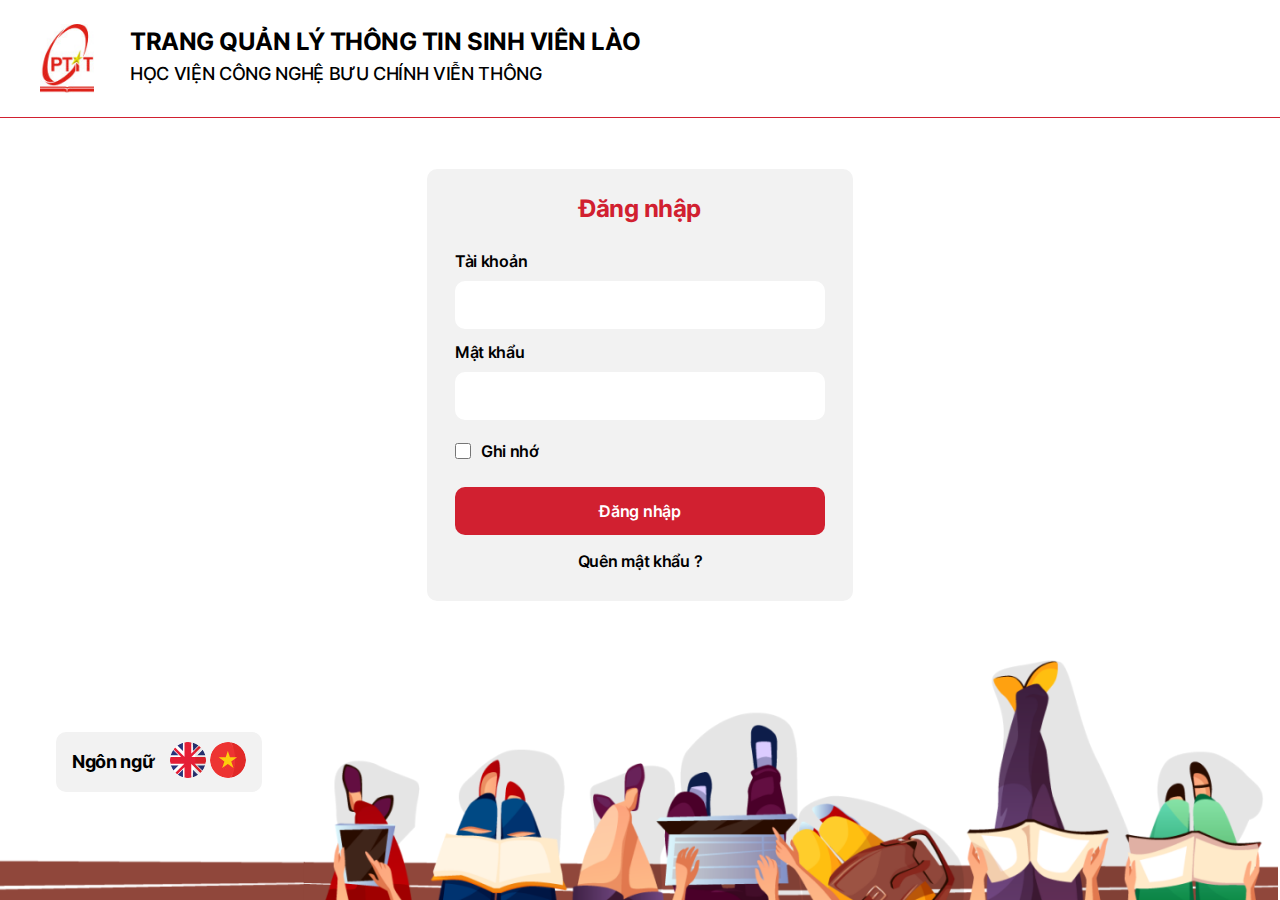
<file: logIn/index.html>
<!DOCTYPE html>
<html lang="en">
<head>
    <meta charset="UTF-8">
    <meta http-equiv="X-UA-Compatible" content="IE=edge">
    <meta name="viewport" content="width=device-width, initial-scale=1.0">
    <link rel="stylesheet" type="text/css" href="../css/loginStyle.css">

    <title>Document</title>
</head>
<body>
    <div class="login">
        <div class="login-header">
                <img class="logo" src="../assets/logo.jpg" />
            <div class="site-name">
                <div class="site">
                    TRANG QUẢN LÝ THÔNG TIN SINH VIÊN LÀO
                </div>
                <div class="school">
                    HỌC VIỆN CÔNG NGHỆ BƯU CHÍNH VIỄN THÔNG
                </div>
            </div>
        </div>
        <div class="login-wrap">
             <div class="login-box">
                <div class="login-title">
                    Đăng nhập
                </div>
                <div class="login-field">
                    <label for="username" class="label" >Tài khoản</label>
                    <br />
                    <input type="text" id="username" class="input-field" />
                </div>
                <div class="login-field">
                    <label for="password" class="label" >Mật khẩu</label>
                    <br />
                    <input type="password" id="password" class="input-field" />
                </div>
                <div class="remember-login">
                    <input type="checkbox"  class="remember" />
                    <span class="remember-text">Ghi nhớ</span>
                </div>
                <div class="btn-wrap">
                    <button class="btn" type="submit">Đăng nhập</button>
                </div>
                <div class="forgot">
                    Quên mật khẩu ?
                </div>
                
            </div>
        </div>
       <div class="login-footer">
        
        <div class="language-box">
            <span class="language-text">
                Ngôn ngữ
            </span>
            <div class="img-wrap">
               <img class="language"  src="../assets/uk.jpg"/>
                <img class="language" src="../assets/vn.jpg" /> 
            </div>
            
        </div>
        <div class="line" >
        </div>
        <div class="people"></div>
       </div>
    </div>
</body>
</html>
</file>
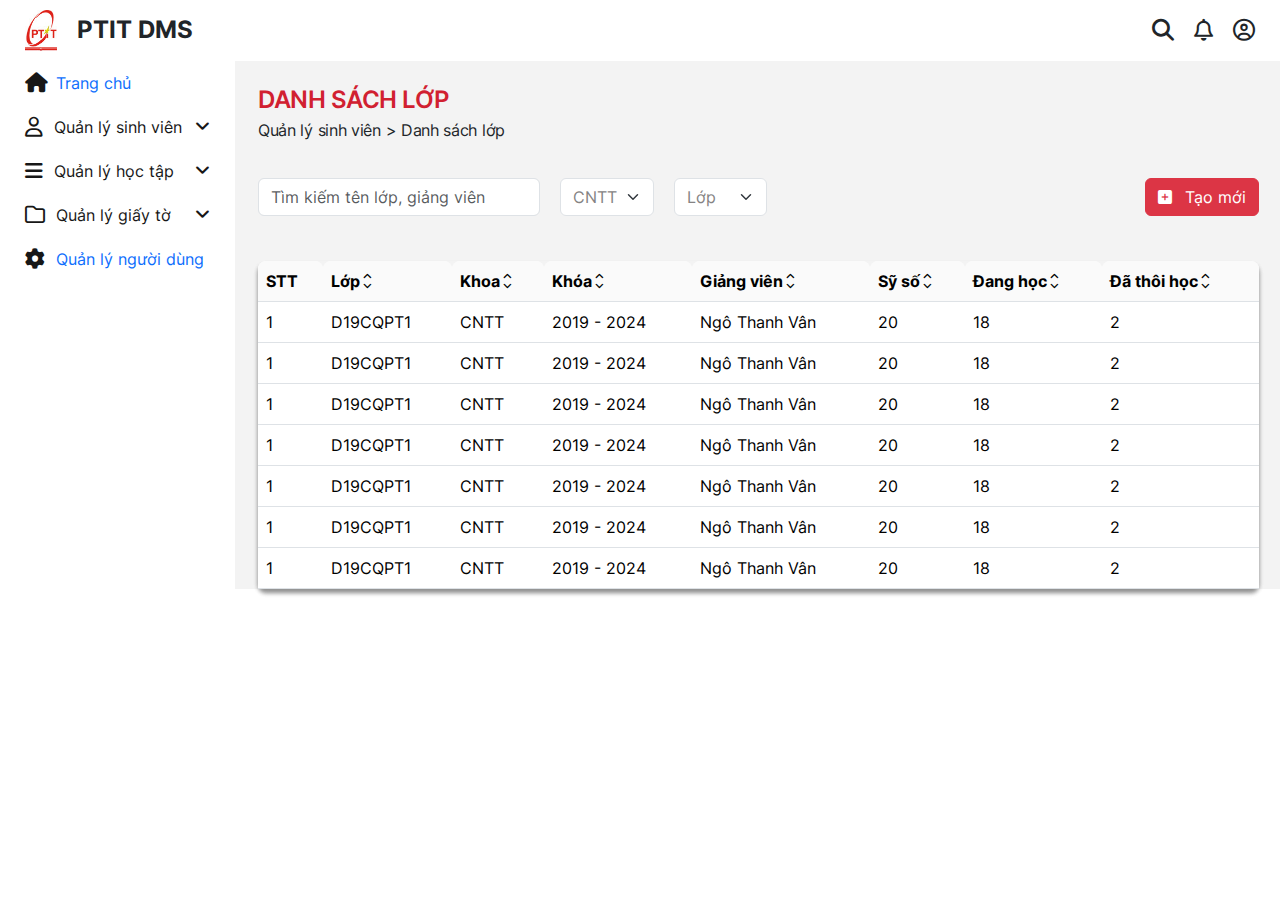
<file: listClasses.html>
<!DOCTYPE html>
<html lang="en">

<head>
    <meta charset="utf-8">
    <meta name="viewport" content="width=device-width, initial-scale=1">
    <!-- Style CSS -->
    <link rel="stylesheet" href="./css/style.css">
    <link rel="stylesheet" href="./css/headerStyle.css">
    <link rel="stylesheet" href="./css/sidebarStyle.css">
    <!-- Bootstrap 5 CSS -->
    <link rel="stylesheet" href="https://cdnjs.cloudflare.com/ajax/libs/twitter-bootstrap/5.3.0/css/bootstrap.min.css">
    <!-- Data Table CSS -->
    <link rel='stylesheet' href='https://cdn.datatables.net/1.13.5/css/dataTables.bootstrap5.min.css'>
    <!-- Font Awesome CSS -->
    <link rel="stylesheet" href="../assets/fontawesome-free-6.4.2-web/css/all.min.css">
</head>

<body>
    <div class="wrap">
        <div class="header-wrap">
            <div class="header">
                <div class="logo-wrap">
                    <img src="../assets/logo.jpg" class="logo-img" />
                    <span class="logo-name">PTIT DMS</span>
                </div>
                <div class="icon-list">
                    <div class="icon">
                        <i class="fa-solid fa-magnifying-glass search-icon"></i>
                    </div>
                    <div class="icon noti-icon">
                        <i class="fa-regular fa-bell "></i>
                    </div>
                    <div class="icon">
                        <i class="fa-regular fa-circle-user"></i>
                    </div>
                </div>
            </div>
        </div>

        <div class="row row-cols-auto" style="display: block;">
            <div class="col">
                <nav class="wrapper" id="nav">
                    <div class="nav-list">
                        <li class="nav-item" id="dashboard-wrap">
                            <div class="item-wrap">
                                <i class="fa-solid fa-house nav-icon"></i>
                                <a class="nav-item-name" id="home">
                                    Trang chủ
                                </a>
                            </div>
                        </li>
                        <li class="nav-item" id="student-title">
                            <div class="item-wrap">
                                <i class="fa-regular fa-user nav-icon"></i>
                                <div class="nav-item-name ">
                                    Quản lý sinh viên
                                </div>
                                <i class="fa-solid fa-angle-down icon-down" onclick="handleOpenSubmenu('student')"
                                    id="student-icon"></i>
                            </div>
                        </li>
                        <div class="nav-item-sub animate__animated animate__fadeInDown" id="student">
                            <div class="sub-item ">
                                <a class="sub-item-link" href="./listClasses.html">
                                    Danh sách lớp
                                </a>
                                
                            </div>


                            <div class="sub-item ">
                                <a class="sub-item-link" href="./listStudents.html">
                                    Danh sách sinh viên
                                </a>
                            </div>


                        </div>
                        <li class="nav-item" id="study-title">
                            <div class="item-wrap">
                                <i class="fa-solid fa-bars nav-icon"></i>
                                <div class="nav-item-name ">
                                    Quản lý học tập
                                </div>
                                <i class="fa-solid fa-angle-down icon-down" onclick="handleOpenSubmenu('study')"
                                    id="study-icon"></i>
                            </div>
                        </li>
                        <div class="nav-item-sub animate__animated animate__fadeInDown" id="study">
                            <div class="sub-item ">
                                <a class="sub-item-link" href="./listPoints.html">
                                    Điểm
                                </a>
                            </div>


                            <div class="sub-item ">
                                <a class="sub-item-link" href="./listScholarship.html">
                                    Học bổng
                                </a>
                            </div>
                            <div class="sub-item ">
                                <a class="sub-item-link" href="./listInternship.html">
                                    Thực tập
                                </a>
                            </div>


                        </div>
                        <li class="nav-item" id="document-title">
                            <div class="item-wrap">
                                <i class="fa-regular fa-folder nav-icon"></i>
                                <div class="nav-item-name" >
                                    Quản lý giấy tờ
                                </div>
                                <i class="fa-solid fa-angle-down icon-down" onclick="handleOpenSubmenu('document')"
                                    id="document-icon"></i>
                            </div>
                        </li>
                        <div class="nav-item-sub animate__animated animate__fadeInDown" id="document">
                            <div class="sub-item ">
                                <a class="sub-item-link" href="./listHealthInsurance.html">
                                    Bảo hiểm y tế
                                </a>
                            </div>


                            <div class="sub-item ">
                                <a class="sub-item-link" href="./listVisa.html">
                                    Hộ chiếu,visa
                                </a>
                            </div>
                            <div class="sub-item ">
                                <a class="sub-item-link" href="./listTemporaryResidence.html">
                                    Tạm trú
                                </a>
                            </div>
                            <div class="sub-item ">
                                <a class="sub-item-link" href="./listOrder.html">
                                    Đơn từ
                                </a>
                            </div>


                        </div>
                        <li class="nav-item">
                            <div class="item-wrap">
                                <i class="fa-solid fa-gear nav-icon"></i>
                                <a class="nav-item-name">
                                    Quản lý người dùng
                                </a>
                            </div>
                        </li>
                    </div>
                </nav>

            </div>
            <div class="col content">
                <header class="cd__intro">
                    <div class="text-header">DANH SÁCH LỚP</div>
                    <p class="text-nav">Quản lý sinh viên > Danh sách lớp</p>
                </header>
                <div class=" input align-items-center ">
                    <form class="block">
                        <div class="input-items input-large">
                            <input type="text" class=" form-control" placeholder="Tìm kiếm tên lớp, giảng viên">
                        </div>
                        <div class="input-items ">
                            <select class="text-selected form-select input-small" aria-label="Default select example">
                                <option selected>CNTT</option>
                                <option value="1">One</option>
                                <option value="2">Two</option>
                                <option value="3">Three</option>
                            </select>
                        </div>
                        <div class="input-items ">
                            <select class="text-selected form-select input-small" aria-label="Default select example">
                                <option selected>Lớp</option>
                                <option value="1">One</option>
                                <option value="2">Two</option>
                                <option value="3">Three</option>
                            </select>
                        </div>

                        <button type="button" class="btn btn-danger btn-custom"> <i class="fa fa-plus-square"
                                aria-hidden="true" style="color: #ffffff;padding-right: 8px;"></i> Tạo
                            mới</button>

                </div>
                <div class="cd__main table">
                    <table id="example" class="table table-hover" style="width:100%">
                        <thead class="tableHeader">
                            <tr class="tableHeader">
                                <th>STT</th>
                                <th>
                                    <div class="title-component">
                                        <div class="title">Lớp</div>
                                        <div class="btn-icon">
                                            <i class="fa fa-angle-up" aria-hidden="true"></i>
                                            <i class="fa fa-angle-down" aria-hidden="true"></i>
                                        </div>
                                    </div>

                                </th>
                                <th>
                                    <div class="title-component">
                                        <div class="title">Khoa</div>
                                        <div class="btn-icon">
                                            <i class="fa fa-angle-up" aria-hidden="true"></i>
                                            <i class="fa fa-angle-down" aria-hidden="true"></i>
                                        </div>
                                    </div>

                                </th>
                                <th>
                                    <div class="title-component">
                                        <div class="title">Khóa</div>
                                        <div class="btn-icon">
                                            <i class="fa fa-angle-up" aria-hidden="true"></i>
                                            <i class="fa fa-angle-down" aria-hidden="true"></i>
                                        </div>
                                    </div>

                                </th>
                                <th>
                                    <div class="title-component">
                                        <div class="title">Giảng viên </div>
                                        <div class="btn-icon">
                                            <i class="fa fa-angle-up" aria-hidden="true"></i>
                                            <i class="fa fa-angle-down" aria-hidden="true"></i>
                                        </div>
                                    </div>

                                </th>
                                <th>
                                    <div class="title-component">
                                        <div class="title"> Sỹ số</div>
                                        <div class="btn-icon">
                                            <i class="fa fa-angle-up" aria-hidden="true"></i>
                                            <i class="fa fa-angle-down" aria-hidden="true"></i>
                                        </div>
                                    </div>

                                </th>
                                <th>
                                    <div class="title-component">
                                        <div class="title">Đang học</div>
                                        <div class="btn-icon">
                                            <i class="fa fa-angle-up" aria-hidden="true"></i>
                                            <i class="fa fa-angle-down" aria-hidden="true"></i>
                                        </div>
                                    </div>

                                </th>
                                <th>
                                    <div class="title-component">
                                        <div class="title"></i>
                                            Đã thôi học</div>
                                        <div class="btn-icon">
                                            <i class="fa fa-angle-up" aria-hidden="true"></i>
                                            <i class="fa fa-angle-down" aria-hidden="true"></i>
                                        </div>
                                    </div>

                                </th>
                            </tr>
                        </thead>
                        <tbody>
                            <tr>
                                <td>1</td>
                                <td>D19CQPT1</td>
                                <td>CNTT</td>
                                <td>2019 - 2024</td>
                                <td>Ngô Thanh Vân</td>
                                <td>20</td>
                                <td>18</td>
                                <td>2</td>
                            </tr>
                            <tr>
                                <td>1</td>
                                <td>D19CQPT1</td>
                                <td>CNTT</td>
                                <td>2019 - 2024</td>
                                <td>Ngô Thanh Vân</td>
                                <td>20</td>
                                <td>18</td>
                                <td>2</td>
                            </tr>
                            <tr>
                                <td>1</td>
                                <td>D19CQPT1</td>
                                <td>CNTT</td>
                                <td>2019 - 2024</td>
                                <td>Ngô Thanh Vân</td>
                                <td>20</td>
                                <td>18</td>
                                <td>2</td>
                            </tr>
                            <tr>
                                <td>1</td>
                                <td>D19CQPT1</td>
                                <td>CNTT</td>
                                <td>2019 - 2024</td>
                                <td>Ngô Thanh Vân</td>
                                <td>20</td>
                                <td>18</td>
                                <td>2</td>
                            </tr>
                            <tr>
                                <td>1</td>
                                <td>D19CQPT1</td>
                                <td>CNTT</td>
                                <td>2019 - 2024</td>
                                <td>Ngô Thanh Vân</td>
                                <td>20</td>
                                <td>18</td>
                                <td>2</td>
                            </tr>
                            <tr>
                                <td>1</td>
                                <td>D19CQPT1</td>
                                <td>CNTT</td>
                                <td>2019 - 2024</td>
                                <td>Ngô Thanh Vân</td>
                                <td>20</td>
                                <td>18</td>
                                <td>2</td>
                            </tr>
                            <tr>
                                <td>1</td>
                                <td>D19CQPT1</td>
                                <td>CNTT</td>
                                <td>2019 - 2024</td>
                                <td>Ngô Thanh Vân</td>
                                <td>20</td>
                                <td>18</td>
                                <td>2</td>
                            </tr>

                        </tbody>

                    </table>
                </div>
            </div>
        </div>



    </div>

</body>
<script>
    const handleOpenSubmenu = (name) => {
        console.log(name)
        document.getElementById(`${name}`).classList.toggle("menu-active");
        document.getElementById(`${name}-title`).classList.toggle("title-active")
        document.getElementById(`${name}-icon`).classList.toggle("icon-active")

    }
</script>

</html>
</file>
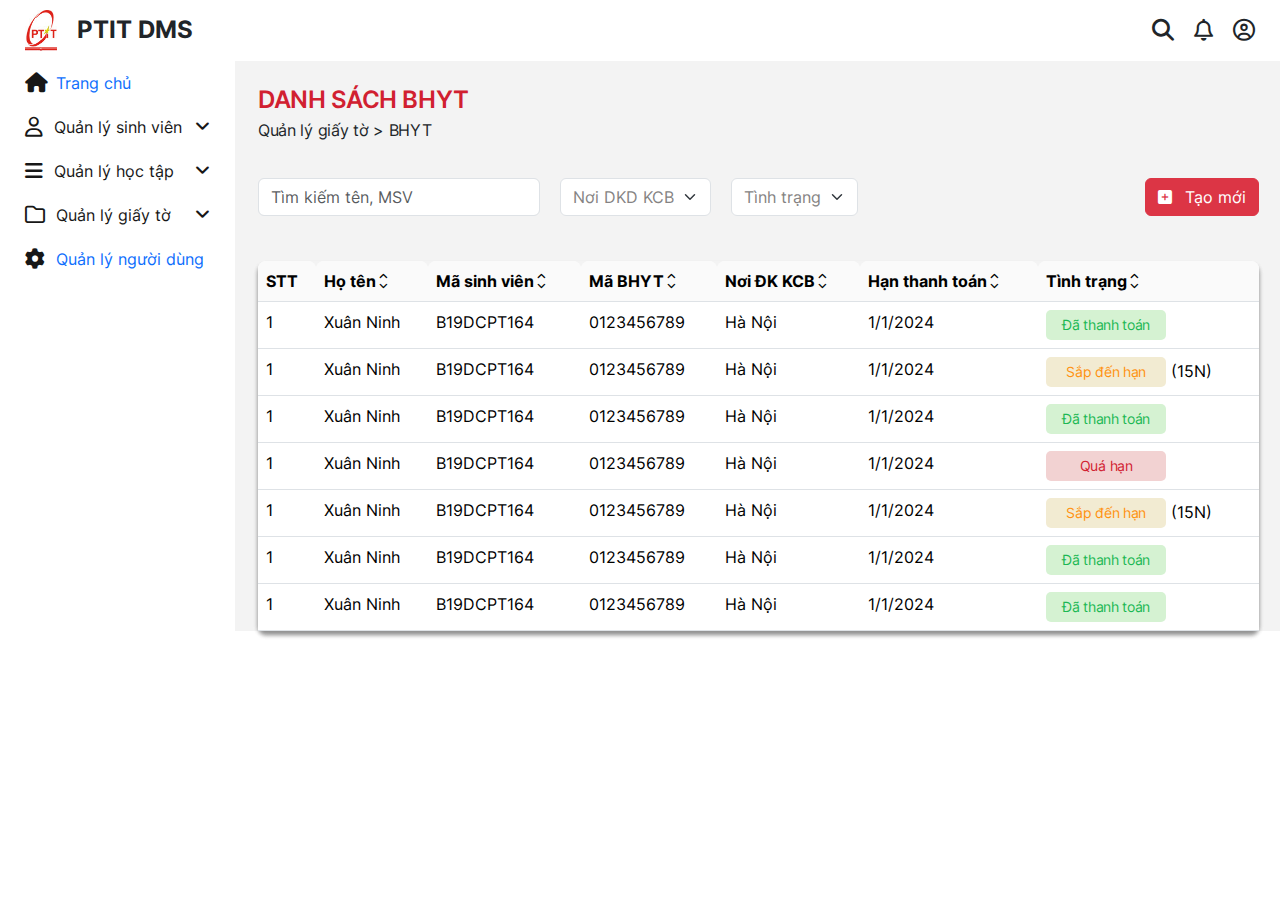
<file: listHealthInsurance.html>
<!DOCTYPE html>
<html lang="en">

<head>
    <meta charset="utf-8">
    <meta name="viewport" content="width=device-width, initial-scale=1">
    <!-- Style CSS -->
    <link rel="stylesheet" href="./css/style.css">
    <link rel="stylesheet" href="./css/headerStyle.css">
    <link rel="stylesheet" href="./css/sidebarStyle.css">
    <!-- Bootstrap 5 CSS -->
    <link rel="stylesheet" href="https://cdnjs.cloudflare.com/ajax/libs/twitter-bootstrap/5.3.0/css/bootstrap.min.css">
    <!-- Data Table CSS -->
    <link rel='stylesheet' href='https://cdn.datatables.net/1.13.5/css/dataTables.bootstrap5.min.css'>
    <!-- Font Awesome CSS -->
    <link rel="stylesheet" href="../assets/fontawesome-free-6.4.2-web/css/all.min.css">
</head>

<body>
    <div class="wrap">
        <div class="header-wrap">
            <div class="header">
                <div class="logo-wrap">
                    <img src="../assets/logo.jpg" class="logo-img" />
                    <span class="logo-name">PTIT DMS</span>
                </div>
                <div class="icon-list">
                    <div class="icon">
                        <i class="fa-solid fa-magnifying-glass search-icon"></i>
                    </div>
                    <div class="icon noti-icon">
                        <i class="fa-regular fa-bell "></i>
                    </div>
                    <div class="icon">
                        <i class="fa-regular fa-circle-user"></i>
                    </div>
                </div>
            </div>
        </div>

        <div class="row row-cols-auto" style="display: block;">
            <div class="col">
                <nav class="wrapper" id="nav">
                    <div class="nav-list">
                        <li class="nav-item" id="dashboard-wrap">
                            <div class="item-wrap">
                                <i class="fa-solid fa-house nav-icon"></i>
                                <a class="nav-item-name" id="home">
                                    Trang chủ
                                </a>
                            </div>
                        </li>
                        <li class="nav-item" id="student-title">
                            <div class="item-wrap">
                                <i class="fa-regular fa-user nav-icon"></i>
                                <div class="nav-item-name ">
                                    Quản lý sinh viên
                                </div>
                                <i class="fa-solid fa-angle-down icon-down" onclick="handleOpenSubmenu('student')"
                                    id="student-icon"></i>
                            </div>
                        </li>
                        <div class="nav-item-sub animate__animated animate__fadeInDown" id="student">
                            <div class="sub-item ">
                                <a class="sub-item-link" href="./listClasses.html">
                                    Danh sách lớp
                                </a>
                                
                            </div>


                            <div class="sub-item ">
                                <a class="sub-item-link" href="./listStudents.html">
                                    Danh sách sinh viên
                                </a>
                            </div>


                        </div>
                        <li class="nav-item" id="study-title">
                            <div class="item-wrap">
                                <i class="fa-solid fa-bars nav-icon"></i>
                                <div class="nav-item-name ">
                                    Quản lý học tập
                                </div>
                                <i class="fa-solid fa-angle-down icon-down" onclick="handleOpenSubmenu('study')"
                                    id="study-icon"></i>
                            </div>
                        </li>
                        <div class="nav-item-sub animate__animated animate__fadeInDown" id="study">
                            <div class="sub-item ">
                                <a class="sub-item-link" href="./listPoints.html">
                                    Điểm
                                </a>
                            </div>


                            <div class="sub-item ">
                                <a class="sub-item-link" href="./listScholarship.html">
                                    Học bổng
                                </a>
                            </div>
                            <div class="sub-item ">
                                <a class="sub-item-link" href="./listInternship.html">
                                    Thực tập
                                </a>
                            </div>


                        </div>
                        <li class="nav-item" id="document-title">
                            <div class="item-wrap">
                                <i class="fa-regular fa-folder nav-icon"></i>
                                <div class="nav-item-name" >
                                    Quản lý giấy tờ
                                </div>
                                <i class="fa-solid fa-angle-down icon-down" onclick="handleOpenSubmenu('document')"
                                    id="document-icon"></i>
                            </div>
                        </li>
                        <div class="nav-item-sub animate__animated animate__fadeInDown" id="document">
                            <div class="sub-item ">
                                <a class="sub-item-link" href="./listHealthInsurance.html">
                                    Bảo hiểm y tế
                                </a>
                            </div>


                            <div class="sub-item ">
                                <a class="sub-item-link" href="./listVisa.html">
                                    Hộ chiếu,visa
                                </a>
                            </div>
                            <div class="sub-item ">
                                <a class="sub-item-link" href="./listTemporaryResidence.html">
                                    Tạm trú
                                </a>
                            </div>
                            <div class="sub-item ">
                                <a class="sub-item-link" href="./listOrder.html">
                                    Đơn từ
                                </a>
                            </div>


                        </div>
                        <li class="nav-item">
                            <div class="item-wrap">
                                <i class="fa-solid fa-gear nav-icon"></i>
                                <a class="nav-item-name">
                                    Quản lý người dùng
                                </a>
                            </div>
                        </li>
                    </div>
                </nav>

            </div>
            <div class="col content">
                <header class="cd__intro">
                    <div class="text-header">DANH SÁCH BHYT</div>
                    <p class="text-nav">Quản lý giấy tờ > BHYT</p>
                </header>
                <div class=" input align-items-center ">
                    <form class="block">
                        <div class="input-items input-large">
                            <input type="text" class=" form-control" placeholder="Tìm kiếm tên, MSV">
                        </div>
                        <div class="input-items ">
                            <select class="text-selected form-select input-small" aria-label="Default select example">
                                <option selected>Nơi DKD KCB</option>
                                <option value="1">One</option>
                                <option value="2">Two</option>
                                <option value="3">Three</option>
                            </select>
                        </div>
                        <div class="input-items ">
                            <select class="text-selected form-select input-small" aria-label="Default select example">
                                <option selected>Tình trạng</option>
                                <option value="1">One</option>
                                <option value="2">Two</option>
                                <option value="3">Three</option>
                            </select>
                        </div>

                        <button type="button" class="btn btn-danger btn-custom"> <i class="fa fa-plus-square"
                                aria-hidden="true" style="color: #ffffff;padding-right: 8px;"></i> Tạo
                            mới</button>

                </div>
                <div class="cd__main table">
                    <table id="example" class="table table-hover" style="width:100%">
                        <thead class="tableHeader">
                            <tr class="tableHeader">
                                <th>STT</th>
                                <th>
                                    <div class="title-component">
                                        <div class="title">Họ tên</div>
                                        <div class="btn-icon">
                                            <i class="fa fa-angle-up" aria-hidden="true"></i>
                                            <i class="fa fa-angle-down" aria-hidden="true"></i>
                                        </div>
                                    </div>

                                </th>
                                <th>
                                    <div class="title-component">
                                        <div class="title">Mã sinh viên</div>
                                        <div class="btn-icon">
                                            <i class="fa fa-angle-up" aria-hidden="true"></i>
                                            <i class="fa fa-angle-down" aria-hidden="true"></i>
                                        </div>
                                    </div>

                                </th>
                                <th>
                                    <div class="title-component">
                                        <div class="title">Mã BHYT</div>
                                        <div class="btn-icon">
                                            <i class="fa fa-angle-up" aria-hidden="true"></i>
                                            <i class="fa fa-angle-down" aria-hidden="true"></i>
                                        </div>
                                    </div>

                                </th>
                                <th>
                                    <div class="title-component">
                                        <div class="title">Nơi ĐK KCB </div>
                                        <div class="btn-icon">
                                            <i class="fa fa-angle-up" aria-hidden="true"></i>
                                            <i class="fa fa-angle-down" aria-hidden="true"></i>
                                        </div>
                                    </div>

                                </th>
                                <th>
                                    <div class="title-component">
                                        <div class="title">Hạn thanh toán</div>
                                        <div class="btn-icon">
                                            <i class="fa fa-angle-up" aria-hidden="true"></i>
                                            <i class="fa fa-angle-down" aria-hidden="true"></i>
                                        </div>
                                    </div>

                                </th>
                                <th>
                                    <div class="title-component">
                                        <div class="title">Tình trạng</div>
                                        <div class="btn-icon">
                                            <i class="fa fa-angle-up" aria-hidden="true"></i>
                                            <i class="fa fa-angle-down" aria-hidden="true"></i>
                                        </div>
                                    </div>
                                </th>
                            </tr>
                        </thead>
                        <tbody>
                            <tr>
                                <td>1</td>
                                <td>Xuân Ninh</td>
                                <td>B19DCPT164</td>
                                <td>0123456789</td>
                                <td>Hà Nội</td>
                                <td>1/1/2024</td>
                                <td><div class="tag">Đã thanh toán</div></td>
                               
                            </tr>
                            <tr>
                                <td>1</td>
                                <td>Xuân Ninh</td>
                                <td>B19DCPT164</td>
                                <td>0123456789</td>
                                <td>Hà Nội</td>
                                <td>1/1/2024</td>
                                <td><div class="tag-warning">Sắp đến hạn</div> (15N)</td>
                               
                            </tr>
                            <tr>
                                <td>1</td>
                                <td>Xuân Ninh</td>
                                <td>B19DCPT164</td>
                                <td>0123456789</td>
                                <td>Hà Nội</td>
                                <td>1/1/2024</td>
                                <td><div class="tag">Đã thanh toán</div></td>
                               
                            </tr>
                            <tr>
                                <td>1</td>
                                <td>Xuân Ninh</td>
                                <td>B19DCPT164</td>
                                <td>0123456789</td>
                                <td>Hà Nội</td>
                                <td>1/1/2024</td>
                                <td><div class="tag-danger">Quá hạn</div></td>
                               
                            </tr>
                            <tr>
                                <td>1</td>
                                <td>Xuân Ninh</td>
                                <td>B19DCPT164</td>
                                <td>0123456789</td>
                                <td>Hà Nội</td>
                                <td>1/1/2024</td>
                                <td><div class="tag-warning">Sắp đến hạn</div> (15N)</td>
                               
                            </tr>
                            <tr>
                                <td>1</td>
                                <td>Xuân Ninh</td>
                                <td>B19DCPT164</td>
                                <td>0123456789</td>
                                <td>Hà Nội</td>
                                <td>1/1/2024</td>
                                <td><div class="tag">Đã thanh toán</div></td>
                               
                            </tr>
                            <tr>
                                <td>1</td>
                                <td>Xuân Ninh</td>
                                <td>B19DCPT164</td>
                                <td>0123456789</td>
                                <td>Hà Nội</td>
                                <td>1/1/2024</td>
                                <td><div class="tag">Đã thanh toán</div></td>
                               
                            </tr>

                        </tbody>

                    </table>
                </div>
            </div>
        </div>



    </div>

</body>
<script>
    const handleOpenSubmenu = (name) => {
        console.log(name)
        document.getElementById(`${name}`).classList.toggle("menu-active");
        document.getElementById(`${name}-title`).classList.toggle("title-active")
        document.getElementById(`${name}-icon`).classList.toggle("icon-active")

    }
</script>

</html>
</file>
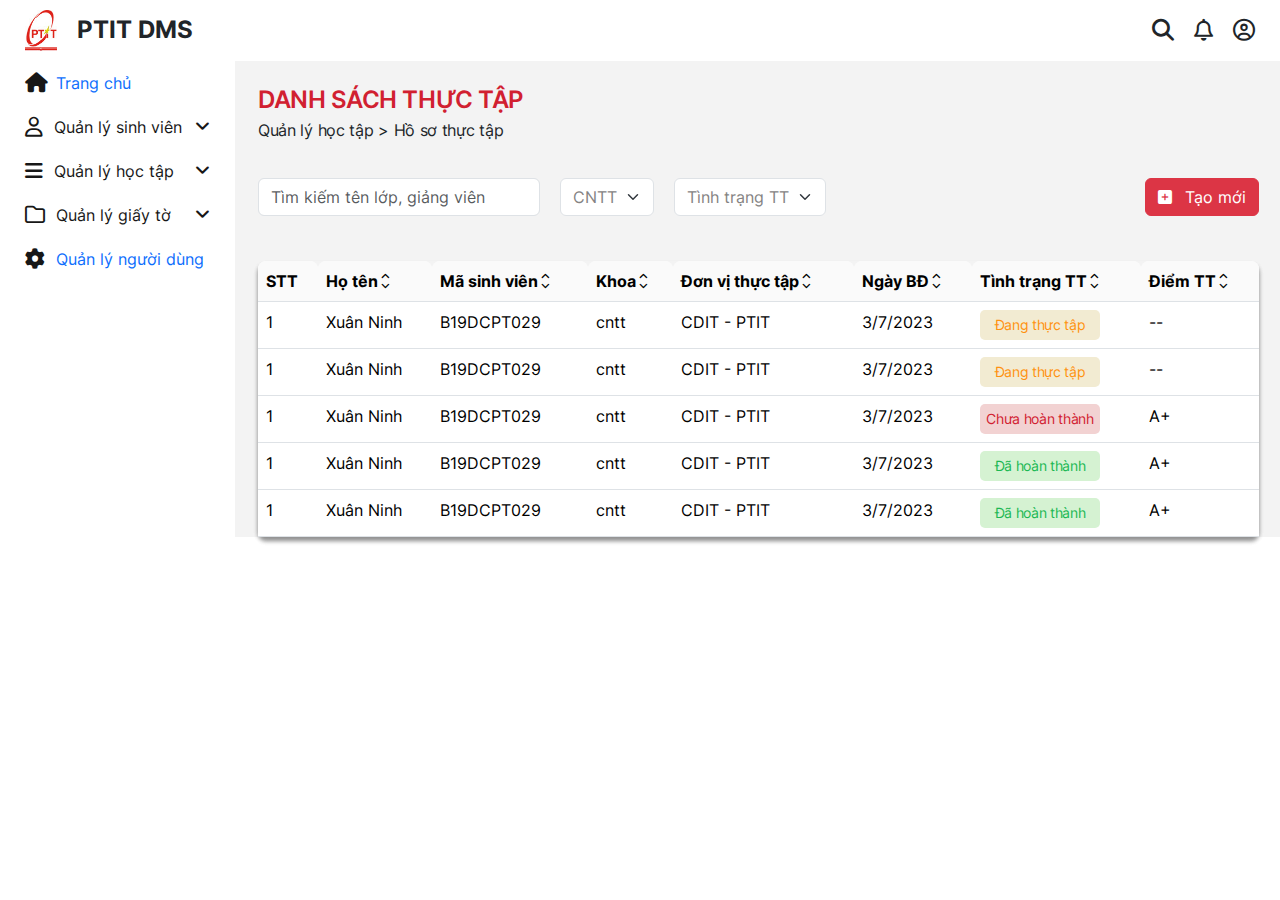
<file: listInternship.html>
<!DOCTYPE html>
<html lang="en">

<head>
    <meta charset="utf-8">
    <meta name="viewport" content="width=device-width, initial-scale=1">
    <!-- Style CSS -->
    <link rel="stylesheet" href="./css/style.css">
    <link rel="stylesheet" href="./css/headerStyle.css">
    <link rel="stylesheet" href="./css/sidebarStyle.css">
    <!-- Bootstrap 5 CSS -->
    <link rel="stylesheet" href="https://cdnjs.cloudflare.com/ajax/libs/twitter-bootstrap/5.3.0/css/bootstrap.min.css">
    <!-- Data Table CSS -->
    <link rel='stylesheet' href='https://cdn.datatables.net/1.13.5/css/dataTables.bootstrap5.min.css'>
    <!-- Font Awesome CSS -->
    <link rel="stylesheet" href="../assets/fontawesome-free-6.4.2-web/css/all.min.css">
</head>

<body>
    <div class="wrap">
        <div class="header-wrap">
            <div class="header">
                <div class="logo-wrap">
                    <img src="../assets/logo.jpg" class="logo-img" />
                    <span class="logo-name">PTIT DMS</span>
                </div>
                <div class="icon-list">
                    <div class="icon">
                        <i class="fa-solid fa-magnifying-glass search-icon"></i>
                    </div>
                    <div class="icon noti-icon">
                        <i class="fa-regular fa-bell "></i>
                    </div>
                    <div class="icon">
                        <i class="fa-regular fa-circle-user"></i>
                    </div>
                </div>
            </div>
        </div>

        <div class="row row-cols-auto" style="display: block;">
            <div class="col">
                <nav class="wrapper" id="nav">
                    <div class="nav-list">
                        <li class="nav-item" id="dashboard-wrap">
                            <div class="item-wrap">
                                <i class="fa-solid fa-house nav-icon"></i>
                                <a class="nav-item-name" id="home">
                                    Trang chủ
                                </a>
                            </div>
                        </li>
                        <li class="nav-item" id="student-title">
                            <div class="item-wrap">
                                <i class="fa-regular fa-user nav-icon"></i>
                                <div class="nav-item-name ">
                                    Quản lý sinh viên
                                </div>
                                <i class="fa-solid fa-angle-down icon-down" onclick="handleOpenSubmenu('student')"
                                    id="student-icon"></i>
                            </div>
                        </li>
                        <div class="nav-item-sub animate__animated animate__fadeInDown" id="student">
                            <div class="sub-item ">
                                <a class="sub-item-link" href="./listClasses.html">
                                    Danh sách lớp
                                </a>
                                
                            </div>


                            <div class="sub-item ">
                                <a class="sub-item-link" href="./listStudents.html">
                                    Danh sách sinh viên
                                </a>
                            </div>


                        </div>
                        <li class="nav-item" id="study-title">
                            <div class="item-wrap">
                                <i class="fa-solid fa-bars nav-icon"></i>
                                <div class="nav-item-name ">
                                    Quản lý học tập
                                </div>
                                <i class="fa-solid fa-angle-down icon-down" onclick="handleOpenSubmenu('study')"
                                    id="study-icon"></i>
                            </div>
                        </li>
                        <div class="nav-item-sub animate__animated animate__fadeInDown" id="study">
                            <div class="sub-item ">
                                <a class="sub-item-link" href="./listPoints.html">
                                    Điểm
                                </a>
                            </div>


                            <div class="sub-item ">
                                <a class="sub-item-link" href="./listScholarship.html">
                                    Học bổng
                                </a>
                            </div>
                            <div class="sub-item ">
                                <a class="sub-item-link" href="./listInternship.html">
                                    Thực tập
                                </a>
                            </div>


                        </div>
                        <li class="nav-item" id="document-title">
                            <div class="item-wrap">
                                <i class="fa-regular fa-folder nav-icon"></i>
                                <div class="nav-item-name" >
                                    Quản lý giấy tờ
                                </div>
                                <i class="fa-solid fa-angle-down icon-down" onclick="handleOpenSubmenu('document')"
                                    id="document-icon"></i>
                            </div>
                        </li>
                        <div class="nav-item-sub animate__animated animate__fadeInDown" id="document">
                            <div class="sub-item ">
                                <a class="sub-item-link" href="./listHealthInsurance.html">
                                    Bảo hiểm y tế
                                </a>
                            </div>


                            <div class="sub-item ">
                                <a class="sub-item-link" href="./listVisa.html">
                                    Hộ chiếu,visa
                                </a>
                            </div>
                            <div class="sub-item ">
                                <a class="sub-item-link" href="./listTemporaryResidence.html">
                                    Tạm trú
                                </a>
                            </div>
                            <div class="sub-item ">
                                <a class="sub-item-link" href="./listOrder.html">
                                    Đơn từ
                                </a>
                            </div>


                        </div>
                        <li class="nav-item">
                            <div class="item-wrap">
                                <i class="fa-solid fa-gear nav-icon"></i>
                                <a class="nav-item-name">
                                    Quản lý người dùng
                                </a>
                            </div>
                        </li>
                    </div>
                </nav>

            </div>
            <div class="col content">
                <header class="cd__intro">
                    <div class="text-header">DANH SÁCH THỰC TẬP</div>
                    <p class="text-nav">Quản lý học tập > Hồ sơ thực tập</p>
                </header>
                <div class=" input align-items-center ">
                    <form class="block">
                        <div class="input-items input-large">
                            <input type="text" class=" form-control" placeholder="Tìm kiếm tên lớp, giảng viên">
                        </div>
                        <div class="input-items ">
                            <select class="text-selected form-select input-small" aria-label="Default select example">
                                <option selected>CNTT</option>
                                <option value="1">One</option>
                                <option value="2">Two</option>
                                <option value="3">Three</option>
                            </select>
                        </div>
                        <div class="input-items ">
                            <select class="text-selected form-select input-small" aria-label="Default select example">
                                <option selected>Tình trạng TT</option>
                                <option value="1">One</option>
                                <option value="2">Two</option>
                                <option value="3">Three</option>
                            </select>
                        </div>

                        <button type="button" class="btn btn-danger btn-custom"> <i class="fa fa-plus-square"
                                aria-hidden="true" style="color: #ffffff;padding-right: 8px;"></i> Tạo
                            mới</button>

                </div>
                <div class="cd__main table">
                    <table id="example" class="table table-hover" style="width:100%">
                        <thead class="tableHeader">
                            <tr class="tableHeader">
                                <th>STT</th>
                                <th>
                                    <div class="title-component">
                                        <div class="title">Họ tên</div>
                                        <div class="btn-icon">
                                            <i class="fa fa-angle-up" aria-hidden="true"></i>
                                            <i class="fa fa-angle-down" aria-hidden="true"></i>
                                        </div>
                                    </div>

                                </th>
                                <th>
                                    <div class="title-component">
                                        <div class="title">Mã sinh viên</div>
                                        <div class="btn-icon">
                                            <i class="fa fa-angle-up" aria-hidden="true"></i>
                                            <i class="fa fa-angle-down" aria-hidden="true"></i>
                                        </div>
                                    </div>

                                </th>
                                <th>
                                    <div class="title-component">
                                        <div class="title">Khoa</div>
                                        <div class="btn-icon">
                                            <i class="fa fa-angle-up" aria-hidden="true"></i>
                                            <i class="fa fa-angle-down" aria-hidden="true"></i>
                                        </div>
                                    </div>

                                </th>
                                <th>
                                    <div class="title-component">
                                        <div class="title">Đơn vị thực tập</div>
                                        <div class="btn-icon">
                                            <i class="fa fa-angle-up" aria-hidden="true"></i>
                                            <i class="fa fa-angle-down" aria-hidden="true"></i>
                                        </div>
                                    </div>

                                </th>
                                <th>
                                    <div class="title-component">
                                        <div class="title">Ngày BĐ</div>
                                        <div class="btn-icon">
                                            <i class="fa fa-angle-up" aria-hidden="true"></i>
                                            <i class="fa fa-angle-down" aria-hidden="true"></i>
                                        </div>
                                    </div>

                                </th>
                                <th>
                                    <div class="title-component">
                                        <div class="title">Tình trạng TT</div>
                                        <div class="btn-icon">
                                            <i class="fa fa-angle-up" aria-hidden="true"></i>
                                            <i class="fa fa-angle-down" aria-hidden="true"></i>
                                        </div>
                                    </div>

                                </th>
                                <th>
                                    <div class="title-component">
                                        <div class="title"></i>
                                            Điểm TT
                                        </div>
                                        <div class="btn-icon">
                                            <i class="fa fa-angle-up" aria-hidden="true"></i>
                                            <i class="fa fa-angle-down" aria-hidden="true"></i>
                                        </div>
                                    </div>

                                </th>
                            </tr>
                        </thead>
                        <tbody>
                            <tr>
                                <td>1</td>
                                <td>Xuân Ninh</td>
                                <td>B19DCPT029</td>
                                <td>cntt</td>
                                <td>CDIT - PTIT</td>
                                <td>3/7/2023</td>
                                <td><div class="tag-warning">Đang thực tập</div></td>
                                <td>--</td>
                            </tr>
                            <tr>
                                <td>1</td>
                                <td>Xuân Ninh</td>
                                <td>B19DCPT029</td>
                                <td>cntt</td>
                                <td>CDIT - PTIT</td>
                                <td>3/7/2023</td>
                                <td><div class="tag-warning">Đang thực tập</div></td>
                                <td>--</td>
                            </tr>
                            <tr>
                                <td>1</td>
                                <td>Xuân Ninh</td>
                                <td>B19DCPT029</td>
                                <td>cntt</td>
                                <td>CDIT - PTIT</td>
                                <td>3/7/2023</td>
                                <td><div class="tag-danger">Chưa hoàn thành</div></td>
                                <td>A+</td>
                            </tr>
                            <tr>
                                <td>1</td>
                                <td>Xuân Ninh</td>
                                <td>B19DCPT029</td>
                                <td>cntt</td>
                                <td>CDIT - PTIT</td>
                                <td>3/7/2023</td>
                                <td><div class="tag">Đã hoàn thành</div></td>
                                <td>A+</td>
                            </tr>
                            <tr>
                                <td>1</td>
                                <td>Xuân Ninh</td>
                                <td>B19DCPT029</td>
                                <td>cntt</td>
                                <td>CDIT - PTIT</td>
                                <td>3/7/2023</td>
                                <td><div class="tag">Đã hoàn thành</div></td>
                                <td>A+</td>
                            </tr>
                        </tbody>

                    </table>
                </div>
            </div>
        </div>



    </div>

</body>
<script>
    const handleOpenSubmenu = (name) => {
        console.log(name)
        document.getElementById(`${name}`).classList.toggle("menu-active");
        document.getElementById(`${name}-title`).classList.toggle("title-active")
        document.getElementById(`${name}-icon`).classList.toggle("icon-active")

    }
</script>

</html>
</file>
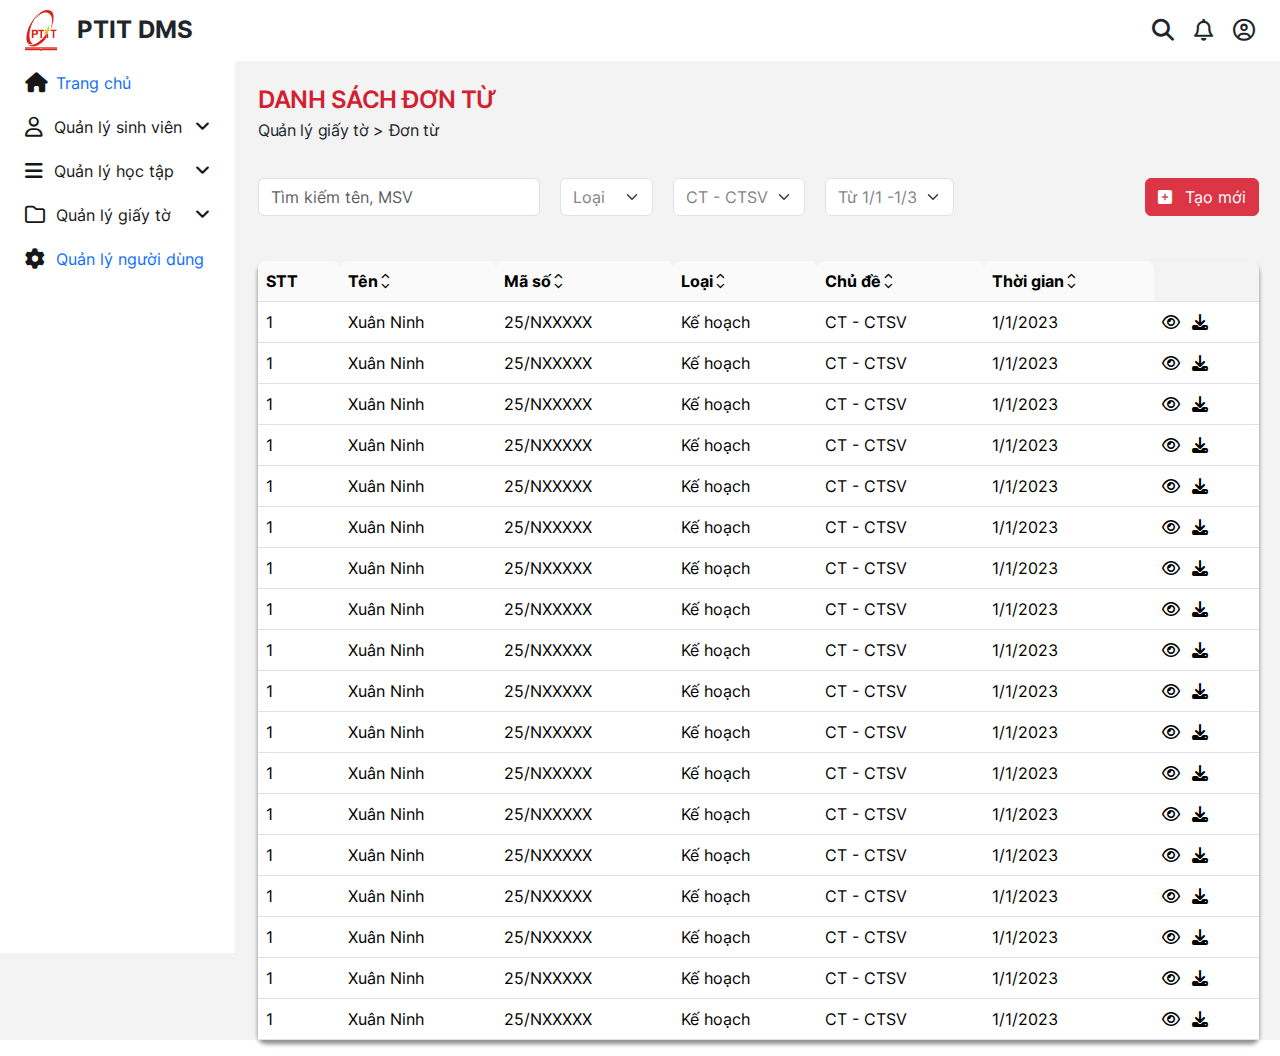
<file: listOrder.html>
<!DOCTYPE html>
<html lang="en">

<head>
    <meta charset="utf-8">
    <meta name="viewport" content="width=device-width, initial-scale=1">
    <!-- Style CSS -->
    <link rel="stylesheet" href="./css/style.css">
    <link rel="stylesheet" href="./css/headerStyle.css">
    <link rel="stylesheet" href="./css/sidebarStyle.css">
    <!-- Bootstrap 5 CSS -->
    <link rel="stylesheet" href="https://cdnjs.cloudflare.com/ajax/libs/twitter-bootstrap/5.3.0/css/bootstrap.min.css">
    <!-- Data Table CSS -->
    <link rel='stylesheet' href='https://cdn.datatables.net/1.13.5/css/dataTables.bootstrap5.min.css'>
    <!-- Font Awesome CSS -->
    <link rel="stylesheet" href="../assets/fontawesome-free-6.4.2-web/css/all.min.css">
</head>

<body>
    <div class="wrap">
        <div class="header-wrap">
            <div class="header">
                <div class="logo-wrap">
                    <img src="../assets/logo.jpg" class="logo-img" />
                    <span class="logo-name">PTIT DMS</span>
                </div>
                <div class="icon-list">
                    <div class="icon">
                        <i class="fa-solid fa-magnifying-glass search-icon"></i>
                    </div>
                    <div class="icon noti-icon">
                        <i class="fa-regular fa-bell "></i>
                    </div>
                    <div class="icon">
                        <i class="fa-regular fa-circle-user"></i>
                    </div>
                </div>
            </div>
        </div>

        <div class="row row-cols-auto" style="display: block;">
            <div class="col">
                <nav class="wrapper" id="nav">
                    <div class="nav-list">
                        <li class="nav-item" id="dashboard-wrap">
                            <div class="item-wrap">
                                <i class="fa-solid fa-house nav-icon"></i>
                                <a class="nav-item-name" id="home">
                                    Trang chủ
                                </a>
                            </div>
                        </li>
                        <li class="nav-item" id="student-title">
                            <div class="item-wrap">
                                <i class="fa-regular fa-user nav-icon"></i>
                                <div class="nav-item-name ">
                                    Quản lý sinh viên
                                </div>
                                <i class="fa-solid fa-angle-down icon-down" onclick="handleOpenSubmenu('student')"
                                    id="student-icon"></i>
                            </div>
                        </li>
                        <div class="nav-item-sub animate__animated animate__fadeInDown" id="student">
                            <div class="sub-item ">
                                <a class="sub-item-link" href="./listClasses.html">
                                    Danh sách lớp
                                </a>
                                
                            </div>


                            <div class="sub-item ">
                                <a class="sub-item-link" href="./listStudents.html">
                                    Danh sách sinh viên
                                </a>
                            </div>


                        </div>
                        <li class="nav-item" id="study-title">
                            <div class="item-wrap">
                                <i class="fa-solid fa-bars nav-icon"></i>
                                <div class="nav-item-name ">
                                    Quản lý học tập
                                </div>
                                <i class="fa-solid fa-angle-down icon-down" onclick="handleOpenSubmenu('study')"
                                    id="study-icon"></i>
                            </div>
                        </li>
                        <div class="nav-item-sub animate__animated animate__fadeInDown" id="study">
                            <div class="sub-item ">
                                <a class="sub-item-link" href="./listPoints.html">
                                    Điểm
                                </a>
                            </div>


                            <div class="sub-item ">
                                <a class="sub-item-link" href="./listScholarship.html">
                                    Học bổng
                                </a>
                            </div>
                            <div class="sub-item ">
                                <a class="sub-item-link" href="./listInternship.html">
                                    Thực tập
                                </a>
                            </div>


                        </div>
                        <li class="nav-item" id="document-title">
                            <div class="item-wrap">
                                <i class="fa-regular fa-folder nav-icon"></i>
                                <div class="nav-item-name" >
                                    Quản lý giấy tờ
                                </div>
                                <i class="fa-solid fa-angle-down icon-down" onclick="handleOpenSubmenu('document')"
                                    id="document-icon"></i>
                            </div>
                        </li>
                        <div class="nav-item-sub animate__animated animate__fadeInDown" id="document">
                            <div class="sub-item ">
                                <a class="sub-item-link" href="./listHealthInsurance.html">
                                    Bảo hiểm y tế
                                </a>
                            </div>


                            <div class="sub-item ">
                                <a class="sub-item-link" href="./listVisa.html">
                                    Hộ chiếu,visa
                                </a>
                            </div>
                            <div class="sub-item ">
                                <a class="sub-item-link" href="./listTemporaryResidence.html">
                                    Tạm trú
                                </a>
                            </div>
                            <div class="sub-item ">
                                <a class="sub-item-link" href="./listOrder.html">
                                    Đơn từ
                                </a>
                            </div>


                        </div>
                        <li class="nav-item">
                            <div class="item-wrap">
                                <i class="fa-solid fa-gear nav-icon"></i>
                                <a class="nav-item-name">
                                    Quản lý người dùng
                                </a>
                            </div>
                        </li>
                    </div>
                </nav>

            </div>
            <div class="col content">
                <header class="cd__intro">
                    <div class="text-header">DANH SÁCH ĐƠN TỪ</div>
                    <p class="text-nav">Quản lý giấy tờ > Đơn từ</p>
                </header>
                <div class=" input align-items-center ">
                    <form class="block">
                        <div class="input-items input-large">
                            <input type="text" class=" form-control" placeholder="Tìm kiếm tên, MSV">
                        </div>
                        <div class="input-items ">
                            <select class="text-selected form-select input-small " aria-label="Default select example">
                                <option selected class="">Loại</option>
                                <option value="1">One</option>
                                <option value="2">Two</option>
                                <option value="3">Three</option>
                            </select>
                        </div>
                        <div class="input-items ">
                            <select class="text-selected form-select input-small" aria-label="Default select example">
                                <option selected>CT - CTSV</option>
                                <option value="1">One</option>
                                <option value="2">Two</option>
                                <option value="3">Three</option>
                            </select>
                        </div>
                        <div class="input-items ">
                            <select class="text-selected form-select input-small" aria-label="Default select example">
                                <option selected>Từ 1/1 -1/3</option>
                                <option value="1">One</option>
                                <option value="2">Two</option>
                                <option value="3">Three</option>
                            </select>
                        </div>
                        <button type="button" class="btn btn-danger btn-custom"> <i class="fa fa-plus-square"
                                aria-hidden="true" style="color: #ffffff;padding-right: 8px;"></i> Tạo
                            mới</button>

                </div>
                <div class="cd__main table">
                    <table id="example" class="table table-hover" style="width:100%">
                        <thead class="tableHeader">
                            <tr class="tableHeader">
                                <th>STT</th>
                                <th>
                                    <div class="title-component">
                                        <div class="title">Tên</div>
                                        <div class="btn-icon">
                                            <i class="fa fa-angle-up" aria-hidden="true"></i>
                                            <i class="fa fa-angle-down" aria-hidden="true"></i>
                                        </div>
                                    </div>

                                </th>
                                <th>
                                    <div class="title-component">
                                        <div class="title">Mã số</div>
                                        <div class="btn-icon">
                                            <i class="fa fa-angle-up" aria-hidden="true"></i>
                                            <i class="fa fa-angle-down" aria-hidden="true"></i>
                                        </div>
                                    </div>

                                </th>
                                <th>
                                    <div class="title-component">
                                        <div class="title">Loại</div>
                                        <div class="btn-icon">
                                            <i class="fa fa-angle-up" aria-hidden="true"></i>
                                            <i class="fa fa-angle-down" aria-hidden="true"></i>
                                        </div>
                                    </div>

                                </th>
                                <th>
                                    <div class="title-component">
                                        <div class="title">Chủ đề </div>
                                        <div class="btn-icon">
                                            <i class="fa fa-angle-up" aria-hidden="true"></i>
                                            <i class="fa fa-angle-down" aria-hidden="true"></i>
                                        </div>
                                    </div>

                                </th>
                                <th>
                                    <div class="title-component">
                                        <div class="title">Thời gian</div>
                                        <div class="btn-icon">
                                            <i class="fa fa-angle-up" aria-hidden="true"></i>
                                            <i class="fa fa-angle-down" aria-hidden="true"></i>
                                        </div>
                                    </div>

                                </th>
                            </tr>
                        </thead>
                        <tbody>
                            <tr>
                                <td>1</td>
                                <td>Xuân Ninh</td>
                                <td>25/NXXXXX</td>
                                <td>Kế hoạch</td>
                                <td>CT - CTSV</td>
                                <td>1/1/2023</td>
                                <td><span><i class="fa-regular fa-eye" style="color: #000000;"></i> <i
                                            class="fa-solid fa-download" style="color: #000000;padding-left: 7px;"></i></span></td>
                            </tr>
                            <tr>
                                <td>1</td>
                                <td>Xuân Ninh</td>
                                <td>25/NXXXXX</td>
                                <td>Kế hoạch</td>
                                <td>CT - CTSV</td>
                                <td>1/1/2023</td>
                                <td><span><i class="fa-regular fa-eye" style="color: #000000;"></i> <i
                                            class="fa-solid fa-download" style="color: #000000;padding-left: 7px;"></i></span></td>
                            </tr>
                            <tr>
                                <td>1</td>
                                <td>Xuân Ninh</td>
                                <td>25/NXXXXX</td>
                                <td>Kế hoạch</td>
                                <td>CT - CTSV</td>
                                <td>1/1/2023</td>
                                <td><span><i class="fa-regular fa-eye" style="color: #000000;"></i> <i
                                            class="fa-solid fa-download" style="color: #000000;padding-left: 7px;"></i></span></td>
                            </tr>
                            <tr>
                                <td>1</td>
                                <td>Xuân Ninh</td>
                                <td>25/NXXXXX</td>
                                <td>Kế hoạch</td>
                                <td>CT - CTSV</td>
                                <td>1/1/2023</td>
                                <td><span><i class="fa-regular fa-eye" style="color: #000000;"></i> <i
                                            class="fa-solid fa-download" style="color: #000000;padding-left: 7px;"></i></span></td>
                            </tr>
                            <tr>
                                <td>1</td>
                                <td>Xuân Ninh</td>
                                <td>25/NXXXXX</td>
                                <td>Kế hoạch</td>
                                <td>CT - CTSV</td>
                                <td>1/1/2023</td>
                                <td><span><i class="fa-regular fa-eye" style="color: #000000;"></i> <i
                                            class="fa-solid fa-download" style="color: #000000;padding-left: 7px;"></i></span></td>
                            </tr>
                            <tr>
                                <td>1</td>
                                <td>Xuân Ninh</td>
                                <td>25/NXXXXX</td>
                                <td>Kế hoạch</td>
                                <td>CT - CTSV</td>
                                <td>1/1/2023</td>
                                <td><span><i class="fa-regular fa-eye" style="color: #000000;"></i> <i
                                            class="fa-solid fa-download" style="color: #000000;padding-left: 7px;"></i></span></td>
                            </tr>
                            <tr>
                                <td>1</td>
                                <td>Xuân Ninh</td>
                                <td>25/NXXXXX</td>
                                <td>Kế hoạch</td>
                                <td>CT - CTSV</td>
                                <td>1/1/2023</td>
                                <td><span><i class="fa-regular fa-eye" style="color: #000000;"></i> <i
                                            class="fa-solid fa-download" style="color: #000000;padding-left: 7px;"></i></span></td>
                            </tr>
                            <tr>
                                <td>1</td>
                                <td>Xuân Ninh</td>
                                <td>25/NXXXXX</td>
                                <td>Kế hoạch</td>
                                <td>CT - CTSV</td>
                                <td>1/1/2023</td>
                                <td><span><i class="fa-regular fa-eye" style="color: #000000;"></i> <i
                                            class="fa-solid fa-download" style="color: #000000;padding-left: 7px;"></i></span></td>
                            </tr>
                            <tr>
                                <td>1</td>
                                <td>Xuân Ninh</td>
                                <td>25/NXXXXX</td>
                                <td>Kế hoạch</td>
                                <td>CT - CTSV</td>
                                <td>1/1/2023</td>
                                <td><span><i class="fa-regular fa-eye" style="color: #000000;"></i> <i
                                            class="fa-solid fa-download" style="color: #000000;padding-left: 7px;"></i></span></td>
                            </tr>
                            <tr>
                                <td>1</td>
                                <td>Xuân Ninh</td>
                                <td>25/NXXXXX</td>
                                <td>Kế hoạch</td>
                                <td>CT - CTSV</td>
                                <td>1/1/2023</td>
                                <td><span><i class="fa-regular fa-eye" style="color: #000000;"></i> <i
                                            class="fa-solid fa-download" style="color: #000000;padding-left: 7px;"></i></span></td>
                            </tr>
                            <tr>
                                <td>1</td>
                                <td>Xuân Ninh</td>
                                <td>25/NXXXXX</td>
                                <td>Kế hoạch</td>
                                <td>CT - CTSV</td>
                                <td>1/1/2023</td>
                                <td><span><i class="fa-regular fa-eye" style="color: #000000;"></i> <i
                                            class="fa-solid fa-download" style="color: #000000;padding-left: 7px;"></i></span></td>
                            </tr>
                            <tr>
                                <td>1</td>
                                <td>Xuân Ninh</td>
                                <td>25/NXXXXX</td>
                                <td>Kế hoạch</td>
                                <td>CT - CTSV</td>
                                <td>1/1/2023</td>
                                <td><span><i class="fa-regular fa-eye" style="color: #000000;"></i> <i
                                            class="fa-solid fa-download" style="color: #000000;padding-left: 7px;"></i></span></td>
                            </tr>
                            <tr>
                                <td>1</td>
                                <td>Xuân Ninh</td>
                                <td>25/NXXXXX</td>
                                <td>Kế hoạch</td>
                                <td>CT - CTSV</td>
                                <td>1/1/2023</td>
                                <td><span><i class="fa-regular fa-eye" style="color: #000000;"></i> <i
                                            class="fa-solid fa-download" style="color: #000000;padding-left: 7px;"></i></span></td>
                            </tr>
                            <tr>
                                <td>1</td>
                                <td>Xuân Ninh</td>
                                <td>25/NXXXXX</td>
                                <td>Kế hoạch</td>
                                <td>CT - CTSV</td>
                                <td>1/1/2023</td>
                                <td><span><i class="fa-regular fa-eye" style="color: #000000;"></i> <i
                                            class="fa-solid fa-download" style="color: #000000;padding-left: 7px;"></i></span></td>
                            </tr>
                            <tr>
                                <td>1</td>
                                <td>Xuân Ninh</td>
                                <td>25/NXXXXX</td>
                                <td>Kế hoạch</td>
                                <td>CT - CTSV</td>
                                <td>1/1/2023</td>
                                <td><span><i class="fa-regular fa-eye" style="color: #000000;"></i> <i
                                            class="fa-solid fa-download" style="color: #000000;padding-left: 7px;"></i></span></td>
                            </tr>
                            <tr>
                                <td>1</td>
                                <td>Xuân Ninh</td>
                                <td>25/NXXXXX</td>
                                <td>Kế hoạch</td>
                                <td>CT - CTSV</td>
                                <td>1/1/2023</td>
                                <td><span><i class="fa-regular fa-eye" style="color: #000000;"></i> <i
                                            class="fa-solid fa-download" style="color: #000000;padding-left: 7px;"></i></span></td>
                            </tr>
                            <tr>
                                <td>1</td>
                                <td>Xuân Ninh</td>
                                <td>25/NXXXXX</td>
                                <td>Kế hoạch</td>
                                <td>CT - CTSV</td>
                                <td>1/1/2023</td>
                                <td><span><i class="fa-regular fa-eye" style="color: #000000;"></i> <i
                                            class="fa-solid fa-download" style="color: #000000;padding-left: 7px;"></i></span></td>
                            </tr>
                            <tr>
                                <td>1</td>
                                <td>Xuân Ninh</td>
                                <td>25/NXXXXX</td>
                                <td>Kế hoạch</td>
                                <td>CT - CTSV</td>
                                <td>1/1/2023</td>
                                <td><span><i class="fa-regular fa-eye" style="color: #000000;"></i> <i
                                            class="fa-solid fa-download" style="color: #000000;padding-left: 7px;"></i></span></td>
                            </tr>
                        </tbody>

                    </table>
                </div>
            </div>
        </div>



    </div>

</body>
<script>
    const handleOpenSubmenu = (name) => {
        console.log(name)
        document.getElementById(`${name}`).classList.toggle("menu-active");
        document.getElementById(`${name}-title`).classList.toggle("title-active")
        document.getElementById(`${name}-icon`).classList.toggle("icon-active")

    }
</script>

</html>
</file>
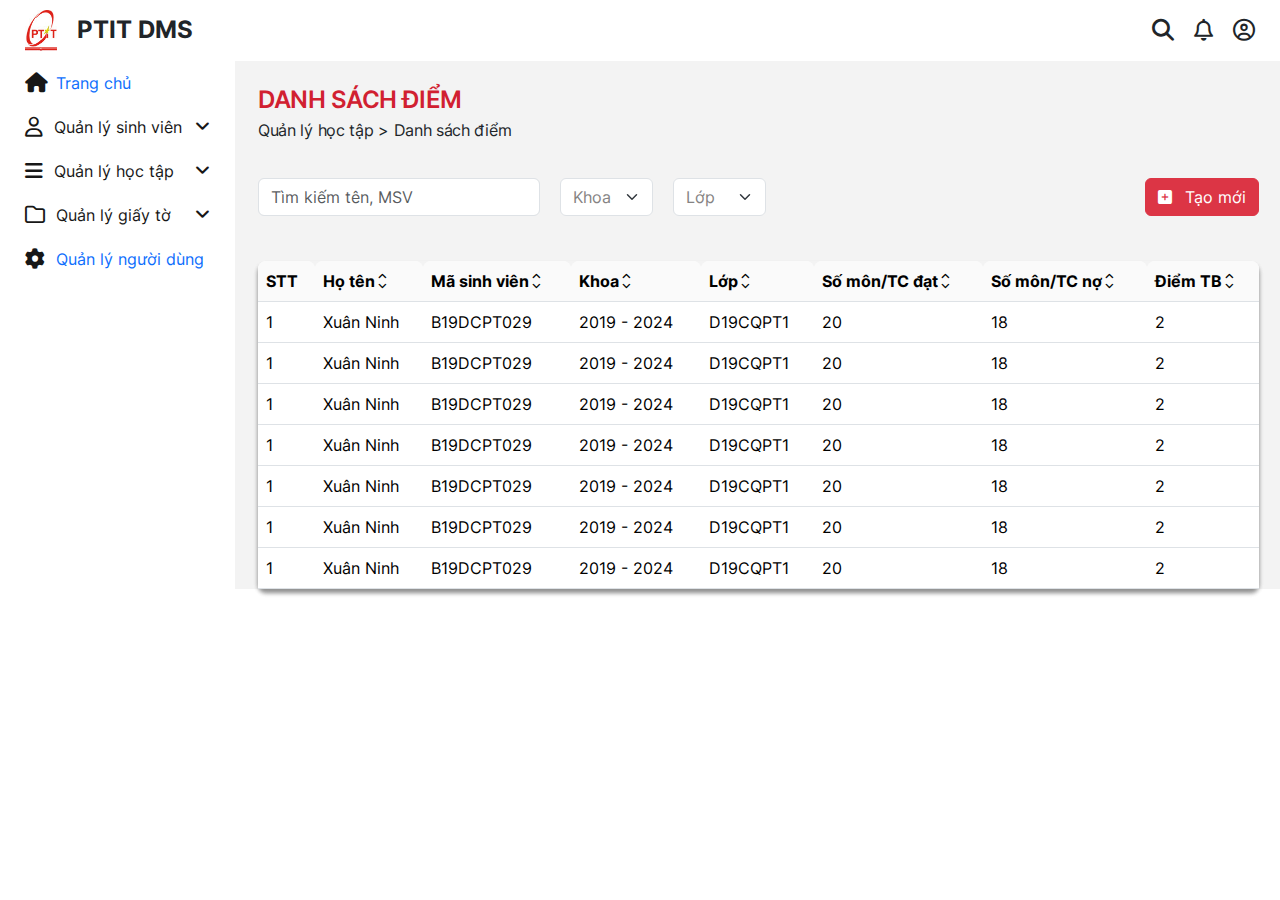
<file: listPoints.html>
<!DOCTYPE html>
<html lang="en">

<head>
    <meta charset="utf-8">
    <meta name="viewport" content="width=device-width, initial-scale=1">
    <!-- Style CSS -->
    <link rel="stylesheet" href="./css/style.css">
    <link rel="stylesheet" href="./css/headerStyle.css">
    <link rel="stylesheet" href="./css/sidebarStyle.css">
    <!-- Bootstrap 5 CSS -->
    <link rel="stylesheet" href="https://cdnjs.cloudflare.com/ajax/libs/twitter-bootstrap/5.3.0/css/bootstrap.min.css">
    <!-- Data Table CSS -->
    <link rel='stylesheet' href='https://cdn.datatables.net/1.13.5/css/dataTables.bootstrap5.min.css'>
    <!-- Font Awesome CSS -->
    <link rel="stylesheet" href="../assets/fontawesome-free-6.4.2-web/css/all.min.css">
</head>

<body>
    <div class="wrap">
        <div class="header-wrap">
            <div class="header">
                <div class="logo-wrap">
                    <img src="../assets/logo.jpg" class="logo-img" />
                    <span class="logo-name">PTIT DMS</span>
                </div>
                <div class="icon-list">
                    <div class="icon">
                        <i class="fa-solid fa-magnifying-glass search-icon"></i>
                    </div>
                    <div class="icon noti-icon">
                        <i class="fa-regular fa-bell "></i>
                    </div>
                    <div class="icon">
                        <i class="fa-regular fa-circle-user"></i>
                    </div>
                </div>
            </div>
        </div>

        <div class="row row-cols-auto" style="display: block;">
            <div class="col">
                <nav class="wrapper" id="nav">
                    <div class="nav-list">
                        <li class="nav-item" id="dashboard-wrap">
                            <div class="item-wrap">
                                <i class="fa-solid fa-house nav-icon"></i>
                                <a class="nav-item-name" id="home">
                                    Trang chủ
                                </a>
                            </div>
                        </li>
                        <li class="nav-item" id="student-title">
                            <div class="item-wrap">
                                <i class="fa-regular fa-user nav-icon"></i>
                                <div class="nav-item-name ">
                                    Quản lý sinh viên
                                </div>
                                <i class="fa-solid fa-angle-down icon-down" onclick="handleOpenSubmenu('student')"
                                    id="student-icon"></i>
                            </div>
                        </li>
                        <div class="nav-item-sub animate__animated animate__fadeInDown" id="student">
                            <div class="sub-item ">
                                <a class="sub-item-link" href="./listClasses.html">
                                    Danh sách lớp
                                </a>
                                
                            </div>


                            <div class="sub-item ">
                                <a class="sub-item-link" href="./listStudents.html">
                                    Danh sách sinh viên
                                </a>
                            </div>


                        </div>
                        <li class="nav-item" id="study-title">
                            <div class="item-wrap">
                                <i class="fa-solid fa-bars nav-icon"></i>
                                <div class="nav-item-name ">
                                    Quản lý học tập
                                </div>
                                <i class="fa-solid fa-angle-down icon-down" onclick="handleOpenSubmenu('study')"
                                    id="study-icon"></i>
                            </div>
                        </li>
                        <div class="nav-item-sub animate__animated animate__fadeInDown" id="study">
                            <div class="sub-item ">
                                <a class="sub-item-link" href="./listPoints.html">
                                    Điểm
                                </a>
                            </div>


                            <div class="sub-item ">
                                <a class="sub-item-link" href="./listScholarship.html">
                                    Học bổng
                                </a>
                            </div>
                            <div class="sub-item ">
                                <a class="sub-item-link" href="./listInternship.html">
                                    Thực tập
                                </a>
                            </div>


                        </div>
                        <li class="nav-item" id="document-title">
                            <div class="item-wrap">
                                <i class="fa-regular fa-folder nav-icon"></i>
                                <div class="nav-item-name" >
                                    Quản lý giấy tờ
                                </div>
                                <i class="fa-solid fa-angle-down icon-down" onclick="handleOpenSubmenu('document')"
                                    id="document-icon"></i>
                            </div>
                        </li>
                        <div class="nav-item-sub animate__animated animate__fadeInDown" id="document">
                            <div class="sub-item ">
                                <a class="sub-item-link" href="./listHealthInsurance.html">
                                    Bảo hiểm y tế
                                </a>
                            </div>


                            <div class="sub-item ">
                                <a class="sub-item-link" href="./listVisa.html">
                                    Hộ chiếu,visa
                                </a>
                            </div>
                            <div class="sub-item ">
                                <a class="sub-item-link" href="./listTemporaryResidence.html">
                                    Tạm trú
                                </a>
                            </div>
                            <div class="sub-item ">
                                <a class="sub-item-link" href="./listOrder.html">
                                    Đơn từ
                                </a>
                            </div>


                        </div>
                        <li class="nav-item">
                            <div class="item-wrap">
                                <i class="fa-solid fa-gear nav-icon"></i>
                                <a class="nav-item-name">
                                    Quản lý người dùng
                                </a>
                            </div>
                        </li>
                    </div>
                </nav>

            </div>
            <div class="col content">
                <header class="cd__intro">
                    <div class="text-header">DANH SÁCH ĐIỂM</div>
                    <p class="text-nav">Quản lý học tập > Danh sách điểm</p>
                </header>
                <div class=" input align-items-center ">
                    <form class="block">
                        <div class="input-items input-large">
                            <input type="text" class=" form-control" placeholder="Tìm kiếm tên, MSV">
                        </div>
                        <div class="input-items ">
                            <select class="text-selected form-select input-small" aria-label="Default select example">
                                <option selected>Khoa</option>
                                <option value="1">One</option>
                                <option value="2">Two</option>
                                <option value="3">Three</option>
                            </select>
                        </div>
                        <div class="input-items ">
                            <select class="text-selected form-select input-small" aria-label="Default select example">
                                <option selected>Lớp</option>
                                <option value="1">One</option>
                                <option value="2">Two</option>
                                <option value="3">Three</option>
                            </select>
                        </div>

                        <button type="button" class="btn btn-danger btn-custom"> <i class="fa fa-plus-square"
                                aria-hidden="true" style="color: #ffffff;padding-right: 8px;"></i> Tạo
                            mới</button>

                </div>
                <div class="cd__main table">
                    <table id="example" class="table table-hover" style="width:100%">
                        <thead class="tableHeader">
                            <tr class="tableHeader">
                                <th>STT</th>
                                <th>
                                    <div class="title-component">
                                        <div class="title">Họ tên</div>
                                        <div class="btn-icon">
                                            <i class="fa fa-angle-up" aria-hidden="true"></i>
                                            <i class="fa fa-angle-down" aria-hidden="true"></i>
                                        </div>
                                    </div>

                                </th>
                                <th>
                                    <div class="title-component">
                                        <div class="title">Mã sinh viên</div>
                                        <div class="btn-icon">
                                            <i class="fa fa-angle-up" aria-hidden="true"></i>
                                            <i class="fa fa-angle-down" aria-hidden="true"></i>
                                        </div>
                                    </div>

                                </th>
                                <th>
                                    <div class="title-component">
                                        <div class="title">Khoa</div>
                                        <div class="btn-icon">
                                            <i class="fa fa-angle-up" aria-hidden="true"></i>
                                            <i class="fa fa-angle-down" aria-hidden="true"></i>
                                        </div>
                                    </div>

                                </th>
                                <th>
                                    <div class="title-component">
                                        <div class="title">Lớp </div>
                                        <div class="btn-icon">
                                            <i class="fa fa-angle-up" aria-hidden="true"></i>
                                            <i class="fa fa-angle-down" aria-hidden="true"></i>
                                        </div>
                                    </div>

                                </th>
                                <th>
                                    <div class="title-component">
                                        <div class="title"> Số môn/TC đạt</div>
                                        <div class="btn-icon">
                                            <i class="fa fa-angle-up" aria-hidden="true"></i>
                                            <i class="fa fa-angle-down" aria-hidden="true"></i>
                                        </div>
                                    </div>

                                </th>
                                <th>
                                    <div class="title-component">
                                        <div class="title">Số môn/TC nợ</div>
                                        <div class="btn-icon">
                                            <i class="fa fa-angle-up" aria-hidden="true"></i>
                                            <i class="fa fa-angle-down" aria-hidden="true"></i>
                                        </div>
                                    </div>

                                </th>
                                <th>
                                    <div class="title-component">
                                        <div class="title"></i>
                                           Điểm TB</div>
                                        <div class="btn-icon">
                                            <i class="fa fa-angle-up" aria-hidden="true"></i>
                                            <i class="fa fa-angle-down" aria-hidden="true"></i>
                                        </div>
                                    </div>

                                </th>
                            </tr>
                        </thead>
                        <tbody>
                            <tr>
                                <td>1</td>
                                <td>Xuân Ninh</td>
                                <td>B19DCPT029</td>
                                <td>2019 - 2024</td>
                                <td>D19CQPT1</td>
                                <td>20</td>
                                <td>18</td>
                                <td>2</td>
                            </tr>
                            <tr>
                                 <td>1</td>
                                <td>Xuân Ninh</td>
                                <td>B19DCPT029</td>
                                <td>2019 - 2024</td>
                                <td>D19CQPT1</td>
                                <td>20</td>
                                <td>18</td>
                                <td>2</td>
                            </tr>
                            <tr>
                                 <td>1</td>
                                <td>Xuân Ninh</td>
                                <td>B19DCPT029</td>
                                <td>2019 - 2024</td>
                                <td>D19CQPT1</td>
                                <td>20</td>
                                <td>18</td>
                                <td>2</td>
                            </tr>
                            <tr>
                                 <td>1</td>
                                <td>Xuân Ninh</td>
                                <td>B19DCPT029</td>
                                <td>2019 - 2024</td>
                                <td>D19CQPT1</td>
                                <td>20</td>
                                <td>18</td>
                                <td>2</td>
                            </tr>
                            <tr>
                                 <td>1</td>
                                <td>Xuân Ninh</td>
                                <td>B19DCPT029</td>
                                <td>2019 - 2024</td>
                                <td>D19CQPT1</td>
                                <td>20</td>
                                <td>18</td>
                                <td>2</td>
                            </tr>
                            <tr>
                                 <td>1</td>
                                <td>Xuân Ninh</td>
                                <td>B19DCPT029</td>
                                <td>2019 - 2024</td>
                                <td>D19CQPT1</td>
                                <td>20</td>
                                <td>18</td>
                                <td>2</td>
                            </tr>
                            <tr>
                                 <td>1</td>
                                <td>Xuân Ninh</td>
                                <td>B19DCPT029</td>
                                <td>2019 - 2024</td>
                                <td>D19CQPT1</td>
                                <td>20</td>
                                <td>18</td>
                                <td>2</td>
                            </tr>

                        </tbody>

                    </table>
                </div>
            </div>
        </div>



    </div>

</body>
<script>
    const handleOpenSubmenu = (name) => {
        console.log(name)
        document.getElementById(`${name}`).classList.toggle("menu-active");
        document.getElementById(`${name}-title`).classList.toggle("title-active")
        document.getElementById(`${name}-icon`).classList.toggle("icon-active")

    }
</script>

</html>
</file>
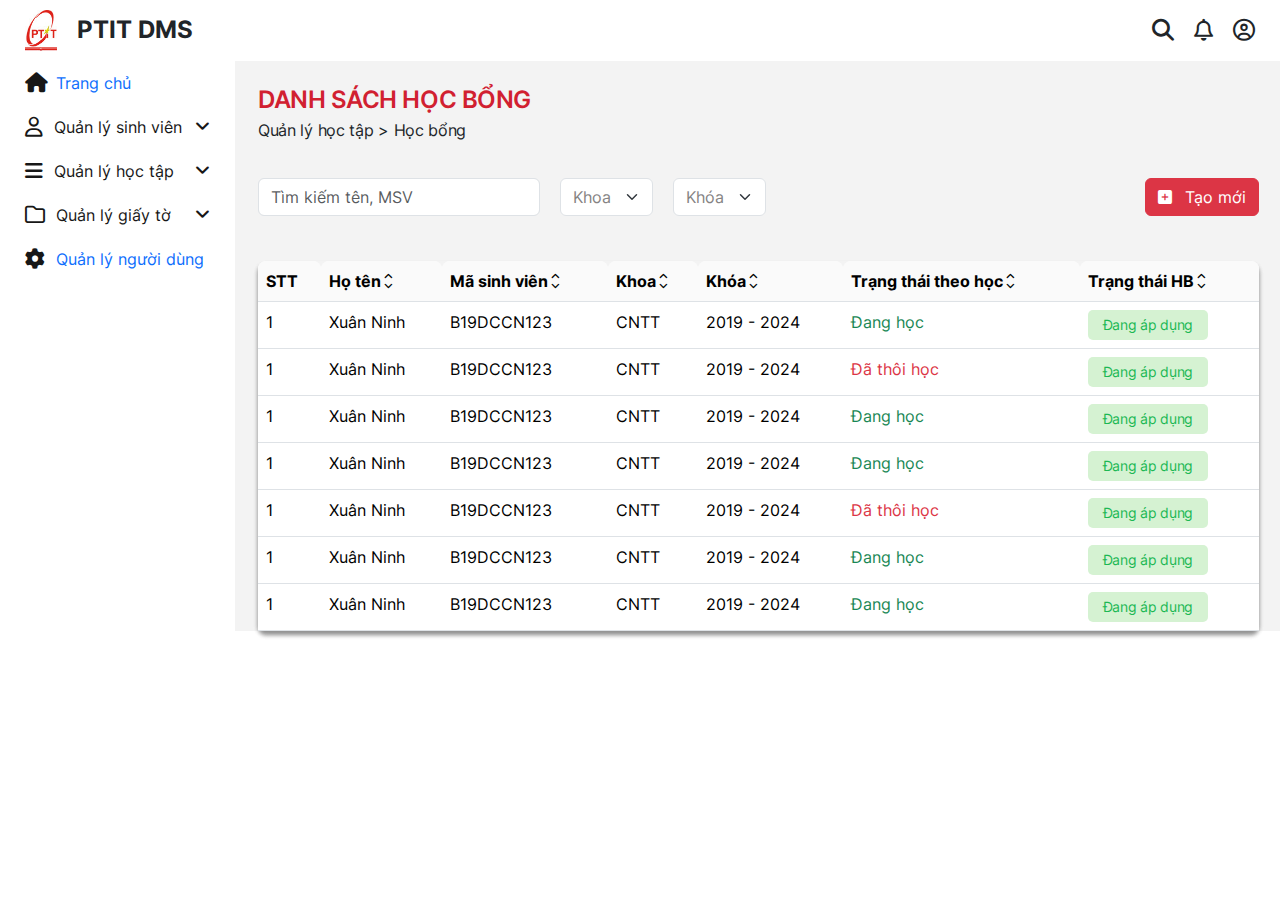
<file: listScholarship.html>
<!DOCTYPE html>
<html lang="en">

<head>
    <meta charset="utf-8">
    <meta name="viewport" content="width=device-width, initial-scale=1">
    <!-- Style CSS -->
    <link rel="stylesheet" href="./css/style.css">
    <link rel="stylesheet" href="./css/headerStyle.css">
    <link rel="stylesheet" href="./css/sidebarStyle.css">
    <!-- Bootstrap 5 CSS -->
    <link rel="stylesheet" href="https://cdnjs.cloudflare.com/ajax/libs/twitter-bootstrap/5.3.0/css/bootstrap.min.css">
    <!-- Data Table CSS -->
    <link rel='stylesheet' href='https://cdn.datatables.net/1.13.5/css/dataTables.bootstrap5.min.css'>
    <!-- Font Awesome CSS -->
    <link rel="stylesheet" href="../assets/fontawesome-free-6.4.2-web/css/all.min.css">
</head>

<body>
    <div class="wrap">
        <div class="header-wrap">
            <div class="header">
                <div class="logo-wrap">
                    <img src="../assets/logo.jpg" class="logo-img" />
                    <span class="logo-name">PTIT DMS</span>
                </div>
                <div class="icon-list">
                    <div class="icon">
                        <i class="fa-solid fa-magnifying-glass search-icon"></i>
                    </div>
                    <div class="icon noti-icon">
                        <i class="fa-regular fa-bell "></i>
                    </div>
                    <div class="icon">
                        <i class="fa-regular fa-circle-user"></i>
                    </div>
                </div>
            </div>
        </div>

        <div class="row row-cols-auto" style="display: block;">
            <div class="col">
                <nav class="wrapper" id="nav">
                    <div class="nav-list">
                        <li class="nav-item" id="dashboard-wrap">
                            <div class="item-wrap">
                                <i class="fa-solid fa-house nav-icon"></i>
                                <a class="nav-item-name" id="home">
                                    Trang chủ
                                </a>
                            </div>
                        </li>
                        <li class="nav-item" id="student-title">
                            <div class="item-wrap">
                                <i class="fa-regular fa-user nav-icon"></i>
                                <div class="nav-item-name ">
                                    Quản lý sinh viên
                                </div>
                                <i class="fa-solid fa-angle-down icon-down" onclick="handleOpenSubmenu('student')"
                                    id="student-icon"></i>
                            </div>
                        </li>
                        <div class="nav-item-sub animate__animated animate__fadeInDown" id="student">
                            <div class="sub-item ">
                                <a class="sub-item-link" href="./listClasses.html">
                                    Danh sách lớp
                                </a>
                                
                            </div>


                            <div class="sub-item ">
                                <a class="sub-item-link" href="./listStudents.html">
                                    Danh sách sinh viên
                                </a>
                            </div>


                        </div>
                        <li class="nav-item" id="study-title">
                            <div class="item-wrap">
                                <i class="fa-solid fa-bars nav-icon"></i>
                                <div class="nav-item-name ">
                                    Quản lý học tập
                                </div>
                                <i class="fa-solid fa-angle-down icon-down" onclick="handleOpenSubmenu('study')"
                                    id="study-icon"></i>
                            </div>
                        </li>
                        <div class="nav-item-sub animate__animated animate__fadeInDown" id="study">
                            <div class="sub-item ">
                                <a class="sub-item-link" href="./listPoints.html">
                                    Điểm
                                </a>
                            </div>


                            <div class="sub-item ">
                                <a class="sub-item-link" href="./listScholarship.html">
                                    Học bổng
                                </a>
                            </div>
                            <div class="sub-item ">
                                <a class="sub-item-link" href="./listInternship.html">
                                    Thực tập
                                </a>
                            </div>


                        </div>
                        <li class="nav-item" id="document-title">
                            <div class="item-wrap">
                                <i class="fa-regular fa-folder nav-icon"></i>
                                <div class="nav-item-name" >
                                    Quản lý giấy tờ
                                </div>
                                <i class="fa-solid fa-angle-down icon-down" onclick="handleOpenSubmenu('document')"
                                    id="document-icon"></i>
                            </div>
                        </li>
                        <div class="nav-item-sub animate__animated animate__fadeInDown" id="document">
                            <div class="sub-item ">
                                <a class="sub-item-link" href="./listHealthInsurance.html">
                                    Bảo hiểm y tế
                                </a>
                            </div>


                            <div class="sub-item ">
                                <a class="sub-item-link" href="./listVisa.html">
                                    Hộ chiếu,visa
                                </a>
                            </div>
                            <div class="sub-item ">
                                <a class="sub-item-link" href="./listTemporaryResidence.html">
                                    Tạm trú
                                </a>
                            </div>
                            <div class="sub-item ">
                                <a class="sub-item-link" href="./listOrder.html">
                                    Đơn từ
                                </a>
                            </div>


                        </div>
                        <li class="nav-item">
                            <div class="item-wrap">
                                <i class="fa-solid fa-gear nav-icon"></i>
                                <a class="nav-item-name">
                                    Quản lý người dùng
                                </a>
                            </div>
                        </li>
                    </div>
                </nav>

            </div>
            <div class="col content">
                <header class="cd__intro">
                    <div class="text-header">DANH SÁCH HỌC BỔNG</div>
                    <p class="text-nav">Quản lý học tập > Học bổng</p>
                </header>
                <div class=" input align-items-center ">
                    <form class="block">
                        <div class="input-items input-large">
                            <input type="text" class=" form-control" placeholder="Tìm kiếm tên, MSV">
                        </div>
                        <div class="input-items ">
                            <select class="text-selected form-select input-small" aria-label="Default select example">
                                <option selected>Khoa</option>
                                <option value="1">One</option>
                                <option value="2">Two</option>
                                <option value="3">Three</option>
                            </select>
                        </div>
                        <div class="input-items ">
                            <select class="text-selected form-select input-small" aria-label="Default select example">
                                <option selected>Khóa</option>
                                <option value="1">One</option>
                                <option value="2">Two</option>
                                <option value="3">Three</option>
                            </select>
                        </div>

                        <button type="button" class="btn btn-danger btn-custom"> <i class="fa fa-plus-square"
                                aria-hidden="true" style="color: #ffffff;padding-right: 8px;"></i> 
                                Tạo mới</button>

                </div>
                <div class="cd__main table">
                    <table id="example" class="table table-hover" style="width:100%">
                        <thead class="tableHeader">
                            <tr class="tableHeader">
                                <th>STT</th>
                                <th>
                                    <div class="title-component">
                                        <div class="title">Họ tên</div>
                                        <div class="btn-icon">
                                            <i class="fa fa-angle-up" aria-hidden="true"></i>
                                            <i class="fa fa-angle-down" aria-hidden="true"></i>
                                        </div>
                                    </div>

                                </th>
                                <th>
                                    <div class="title-component">
                                        <div class="title">Mã sinh viên</div>
                                        <div class="btn-icon">
                                            <i class="fa fa-angle-up" aria-hidden="true"></i>
                                            <i class="fa fa-angle-down" aria-hidden="true"></i>
                                        </div>
                                    </div>

                                </th>
                                <th>
                                    <div class="title-component">
                                        <div class="title">Khoa</div>
                                        <div class="btn-icon">
                                            <i class="fa fa-angle-up" aria-hidden="true"></i>
                                            <i class="fa fa-angle-down" aria-hidden="true"></i>
                                        </div>
                                    </div>

                                </th>
                                <th>
                                    <div class="title-component">
                                        <div class="title">Khóa </div>
                                        <div class="btn-icon">
                                            <i class="fa fa-angle-up" aria-hidden="true"></i>
                                            <i class="fa fa-angle-down" aria-hidden="true"></i>
                                        </div>
                                    </div>

                                </th>
                                <th>
                                    <div class="title-component">
                                        <div class="title">Trạng thái theo học</div>
                                        <div class="btn-icon">
                                            <i class="fa fa-angle-up" aria-hidden="true"></i>
                                            <i class="fa fa-angle-down" aria-hidden="true"></i>
                                        </div>
                                    </div>

                                </th>
                                <th>
                                    <div class="title-component">
                                        <div class="title">Trạng thái HB</div>
                                        <div class="btn-icon">
                                            <i class="fa fa-angle-up" aria-hidden="true"></i>
                                            <i class="fa fa-angle-down" aria-hidden="true"></i>
                                        </div>
                                    </div>

                                </th>
                            </tr>
                        </thead>
                        <tbody>
                            <tr>
                                <td>1</td>
                                <td>Xuân Ninh</td>
                                <td>B19DCCN123</td>
                                <td>CNTT</td>
                                <td>2019 - 2024</td>
                                <td><div class="text-success">Đang học</div></td>
                                <td><div class="tag">Đang áp dụng</div></td>
                               
                            </tr>
                           <tr>
                                <td>1</td>
                                <td>Xuân Ninh</td>
                                <td>B19DCCN123</td>
                                <td>CNTT</td>
                                <td>2019 - 2024</td>
                                <td><div class="text-danger">Đã thôi học</div></td>
                                <td><div class="tag">Đang áp dụng</div></td>
                               
                            </tr>
                           <tr>
                                <td>1</td>
                                <td>Xuân Ninh</td>
                                <td>B19DCCN123</td>
                                <td>CNTT</td>
                                <td>2019 - 2024</td>
                                <td><div class="text-success">Đang học</div></td>
                                <td><div class="tag">Đang áp dụng</div></td>
                               
                            </tr>
                           <tr>
                                <td>1</td>
                                <td>Xuân Ninh</td>
                                <td>B19DCCN123</td>
                                <td>CNTT</td>
                                <td>2019 - 2024</td>
                                <td><div class="text-success">Đang học</div></td>
                                <td><div class="tag">Đang áp dụng</div></td>
                               
                            </tr>
                           <tr>
                                <td>1</td>
                                <td>Xuân Ninh</td>
                                <td>B19DCCN123</td>
                                <td>CNTT</td>
                                <td>2019 - 2024</td>
                                <td><div class="text-danger">Đã thôi học</div></td>
                                <td><div class="tag">Đang áp dụng</div></td>
                               
                            </tr>
                           <tr>
                                <td>1</td>
                                <td>Xuân Ninh</td>
                                <td>B19DCCN123</td>
                                <td>CNTT</td>
                                <td>2019 - 2024</td>
                                <td><div class="text-success">Đang học</div></td>
                                <td><div class="tag">Đang áp dụng</div></td>
                               
                            </tr>
                           <tr>
                                <td>1</td>
                                <td>Xuân Ninh</td>
                                <td>B19DCCN123</td>
                                <td>CNTT</td>
                                <td>2019 - 2024</td>
                                <td><div class="text-success">Đang học</div></td>
                                <td><div class="tag">Đang áp dụng</div></td>
                               
                            </tr>

                        </tbody>

                    </table>
                </div>
            </div>
        </div>



    </div>

</body>
<script>
    const handleOpenSubmenu = (name) => {
        console.log(name)
        document.getElementById(`${name}`).classList.toggle("menu-active");
        document.getElementById(`${name}-title`).classList.toggle("title-active")
        document.getElementById(`${name}-icon`).classList.toggle("icon-active")

    }
</script>

</html>
</file>
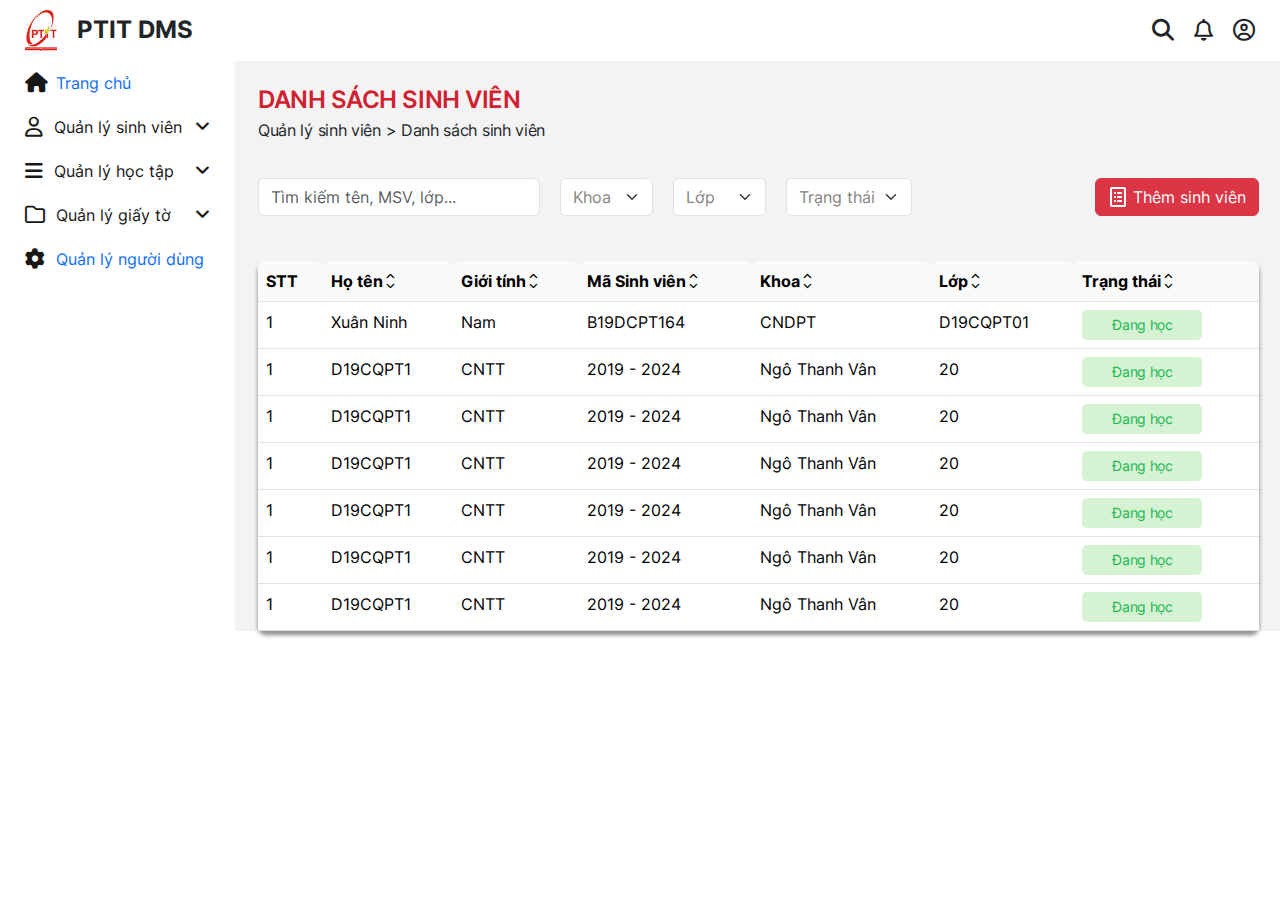
<file: listStudents.html>
<!DOCTYPE html>
<html lang="en">

<head>
    <meta charset="utf-8">
    <meta name="viewport" content="width=device-width, initial-scale=1">
    <!-- Style CSS -->
    <link rel="stylesheet" href="./css/style.css">
    <link rel="stylesheet" href="./css/headerStyle.css">
    <link rel="stylesheet" href="./css/sidebarStyle.css">
    <!-- Bootstrap 5 CSS -->
    <link rel="stylesheet" href="https://cdnjs.cloudflare.com/ajax/libs/twitter-bootstrap/5.3.0/css/bootstrap.min.css">
    <!-- Data Table CSS -->
    <link rel='stylesheet' href='https://cdn.datatables.net/1.13.5/css/dataTables.bootstrap5.min.css'>
    <!-- Font Awesome CSS -->
    <link rel="stylesheet" href="../assets/fontawesome-free-6.4.2-web/css/all.min.css">
</head>

<body>
    <div class="wrap">
        <div class="header-wrap">
            <div class="header">
                <div class="logo-wrap">
                    <img src="../assets/logo.jpg" class="logo-img" />
                    <span class="logo-name">PTIT DMS</span>
                </div>
                <div class="icon-list">
                    <div class="icon">
                        <i class="fa-solid fa-magnifying-glass search-icon"></i>
                    </div>
                    <div class="icon noti-icon">
                        <i class="fa-regular fa-bell "></i>
                    </div>
                    <div class="icon">
                        <i class="fa-regular fa-circle-user"></i>
                    </div>
                </div>
            </div>
        </div>

        <div class="row row-cols-auto" style="display: block;">
            <div class="col">
                <nav class="wrapper" id="nav">
                    <div class="nav-list">
                        <li class="nav-item" id="dashboard-wrap">
                            <div class="item-wrap">
                                <i class="fa-solid fa-house nav-icon"></i>
                                <a class="nav-item-name" id="home">
                                    Trang chủ
                                </a>
                            </div>
                        </li>
                        <li class="nav-item" id="student-title">
                            <div class="item-wrap">
                                <i class="fa-regular fa-user nav-icon"></i>
                                <div class="nav-item-name ">
                                    Quản lý sinh viên
                                </div>
                                <i class="fa-solid fa-angle-down icon-down" onclick="handleOpenSubmenu('student')"
                                    id="student-icon"></i>
                            </div>
                        </li>
                        <div class="nav-item-sub animate__animated animate__fadeInDown" id="student">
                            <div class="sub-item ">
                                <a class="sub-item-link" href="./listClasses.html">
                                    Danh sách lớp
                                </a>
                                
                            </div>


                            <div class="sub-item ">
                                <a class="sub-item-link" href="./listStudents.html">
                                    Danh sách sinh viên
                                </a>
                            </div>


                        </div>
                        <li class="nav-item" id="study-title">
                            <div class="item-wrap">
                                <i class="fa-solid fa-bars nav-icon"></i>
                                <div class="nav-item-name ">
                                    Quản lý học tập
                                </div>
                                <i class="fa-solid fa-angle-down icon-down" onclick="handleOpenSubmenu('study')"
                                    id="study-icon"></i>
                            </div>
                        </li>
                        <div class="nav-item-sub animate__animated animate__fadeInDown" id="study">
                            <div class="sub-item ">
                                <a class="sub-item-link" href="./listPoints.html">
                                    Điểm
                                </a>
                            </div>


                            <div class="sub-item ">
                                <a class="sub-item-link" href="./listScholarship.html">
                                    Học bổng
                                </a>
                            </div>
                            <div class="sub-item ">
                                <a class="sub-item-link" href="./listInternship.html">
                                    Thực tập
                                </a>
                            </div>


                        </div>
                        <li class="nav-item" id="document-title">
                            <div class="item-wrap">
                                <i class="fa-regular fa-folder nav-icon"></i>
                                <div class="nav-item-name" >
                                    Quản lý giấy tờ
                                </div>
                                <i class="fa-solid fa-angle-down icon-down" onclick="handleOpenSubmenu('document')"
                                    id="document-icon"></i>
                            </div>
                        </li>
                        <div class="nav-item-sub animate__animated animate__fadeInDown" id="document">
                            <div class="sub-item ">
                                <a class="sub-item-link" href="./listHealthInsurance.html">
                                    Bảo hiểm y tế
                                </a>
                            </div>


                            <div class="sub-item ">
                                <a class="sub-item-link" href="./listVisa.html">
                                    Hộ chiếu,visa
                                </a>
                            </div>
                            <div class="sub-item ">
                                <a class="sub-item-link" href="./listTemporaryResidence.html">
                                    Tạm trú
                                </a>
                            </div>
                            <div class="sub-item ">
                                <a class="sub-item-link" href="./listOrder.html">
                                    Đơn từ
                                </a>
                            </div>


                        </div>
                        <li class="nav-item">
                            <div class="item-wrap">
                                <i class="fa-solid fa-gear nav-icon"></i>
                                <a class="nav-item-name">
                                    Quản lý người dùng
                                </a>
                            </div>
                        </li>
                    </div>
                </nav>

            </div>
            <div class="col content">
                <header class="cd__intro">
                    <div class="text-header">DANH SÁCH SINH VIÊN</div>
                    <p class="text-nav">Quản lý sinh viên > Danh sách sinh viên</p>
                </header>
                <div class=" input align-items-center ">
                    <form class="block">
                        <div class="input-items input-large">
                            <input type="text" class=" form-control" placeholder="Tìm kiếm tên, MSV, lớp...">
                        </div>
                        <div class="input-items ">
                            <select class="text-selected form-select input-small " aria-label="Default select example">
                                <option selected class="">Khoa</option>
                                <option value="1">One</option>
                                <option value="2">Two</option>
                                <option value="3">Three</option>
                            </select>
                        </div>
                        <div class="input-items ">
                            <select class="text-selected form-select input-small" aria-label="Default select example">
                                <option selected>Lớp</option>
                                <option value="1">One</option>
                                <option value="2">Two</option>
                                <option value="3">Three</option>
                            </select>
                        </div>
                        <div class="input-items ">
                            <select class="text-selected form-select input-small" aria-label="Default select example">
                                <option selected>Trạng thái</option>
                                <option value="1">One</option>
                                <option value="2">Two</option>
                                <option value="3">Three</option>
                            </select>
                        </div>
                        <button type="button" class="btn btn-danger btn-custom">
                            <img style="padding: 0 0px 2px 0;" src="./assets/icon/Live area.png">
                            Thêm sinh viên
                        </button>

                </div>
                <div class="cd__main table">
                    <table id="example" class="table table-hover" style="width:100%">
                        <thead class="tableHeader">
                            <tr class="tableHeader">
                                <th>STT</th>
                                <th>
                                    <div class="title-component">
                                        <div class="title">Họ tên</div>
                                        <div class="btn-icon">
                                            <i class="fa fa-angle-up" aria-hidden="true"></i>
                                            <i class="fa fa-angle-down" aria-hidden="true"></i>
                                        </div>
                                    </div>

                                </th>
                                <th>
                                    <div class="title-component">
                                        <div class="title">Giới tính</div>
                                        <div class="btn-icon">
                                            <i class="fa fa-angle-up" aria-hidden="true"></i>
                                            <i class="fa fa-angle-down" aria-hidden="true"></i>
                                        </div>
                                    </div>

                                </th>
                                <th>
                                    <div class="title-component">
                                        <div class="title">Mã Sinh viên</div>
                                        <div class="btn-icon">
                                            <i class="fa fa-angle-up" aria-hidden="true"></i>
                                            <i class="fa fa-angle-down" aria-hidden="true"></i>
                                        </div>
                                    </div>

                                </th>
                                <th>
                                    <div class="title-component">
                                        <div class="title">Khoa </div>
                                        <div class="btn-icon">
                                            <i class="fa fa-angle-up" aria-hidden="true"></i>
                                            <i class="fa fa-angle-down" aria-hidden="true"></i>
                                        </div>
                                    </div>

                                </th>
                                <th>
                                    <div class="title-component">
                                        <div class="title">Lớp</div>
                                        <div class="btn-icon">
                                            <i class="fa fa-angle-up" aria-hidden="true"></i>
                                            <i class="fa fa-angle-down" aria-hidden="true"></i>
                                        </div>
                                    </div>

                                </th>
                                <th>
                                    <div class="title-component">
                                        <div class="title">Trạng thái</div>
                                        <div class="btn-icon">
                                            <i class="fa fa-angle-up" aria-hidden="true"></i>
                                            <i class="fa fa-angle-down" aria-hidden="true"></i>
                                        </div>
                                    </div>

                                </th>
                            </tr>
                        </thead>
                        <tbody>
                            <tr>
                                <td>1</td>
                                <td>Xuân Ninh</td>
                                <td>Nam</td>
                                <td>B19DCPT164</td>
                                <td>CNDPT</td>
                                <td>D19CQPT01</td>
                                <td ><div class="tag">Đang học</div></td>
                               
                            </tr>
                            <tr>
                                <td>1</td>
                                <td>D19CQPT1</td>
                                <td>CNTT</td>
                                <td>2019 - 2024</td>
                                <td>Ngô Thanh Vân</td>
                                <td>20</td>
                               <td ><div class="tag">Đang học</div></td>
                               
                            </tr>
                            <tr>
                                <td>1</td>
                                <td>D19CQPT1</td>
                                <td>CNTT</td>
                                <td>2019 - 2024</td>
                                <td>Ngô Thanh Vân</td>
                                <td>20</td>
                               <td ><div class="tag">Đang học</div></td>
                               
                            </tr>
                            <tr>
                                <td>1</td>
                                <td>D19CQPT1</td>
                                <td>CNTT</td>
                                <td>2019 - 2024</td>
                                <td>Ngô Thanh Vân</td>
                                <td>20</td>
                               <td ><div class="tag">Đang học</div></td>
                               
                            </tr>
                            <tr>
                                <td>1</td>
                                <td>D19CQPT1</td>
                                <td>CNTT</td>
                                <td>2019 - 2024</td>
                                <td>Ngô Thanh Vân</td>
                                <td>20</td>
                               <td ><div class="tag">Đang học</div></td>
                               
                            </tr>
                            <tr>
                                <td>1</td>
                                <td>D19CQPT1</td>
                                <td>CNTT</td>
                                <td>2019 - 2024</td>
                                <td>Ngô Thanh Vân</td>
                                <td>20</td>
                               <td ><div class="tag">Đang học</div></td>
                               
                            </tr>
                            <tr>
                                <td>1</td>
                                <td>D19CQPT1</td>
                                <td>CNTT</td>
                                <td>2019 - 2024</td>
                                <td>Ngô Thanh Vân</td>
                                <td>20</td>
                               <td ><div class="tag">Đang học</div></td>
                               
                            </tr>

                        </tbody>

                    </table>
                </div>
            </div>
        </div>



    </div>

</body>
<script>
    const handleOpenSubmenu = (name) => {
        console.log(name)
        document.getElementById(`${name}`).classList.toggle("menu-active");
        document.getElementById(`${name}-title`).classList.toggle("title-active")
        document.getElementById(`${name}-icon`).classList.toggle("icon-active")

    }
</script>

</html>
</file>
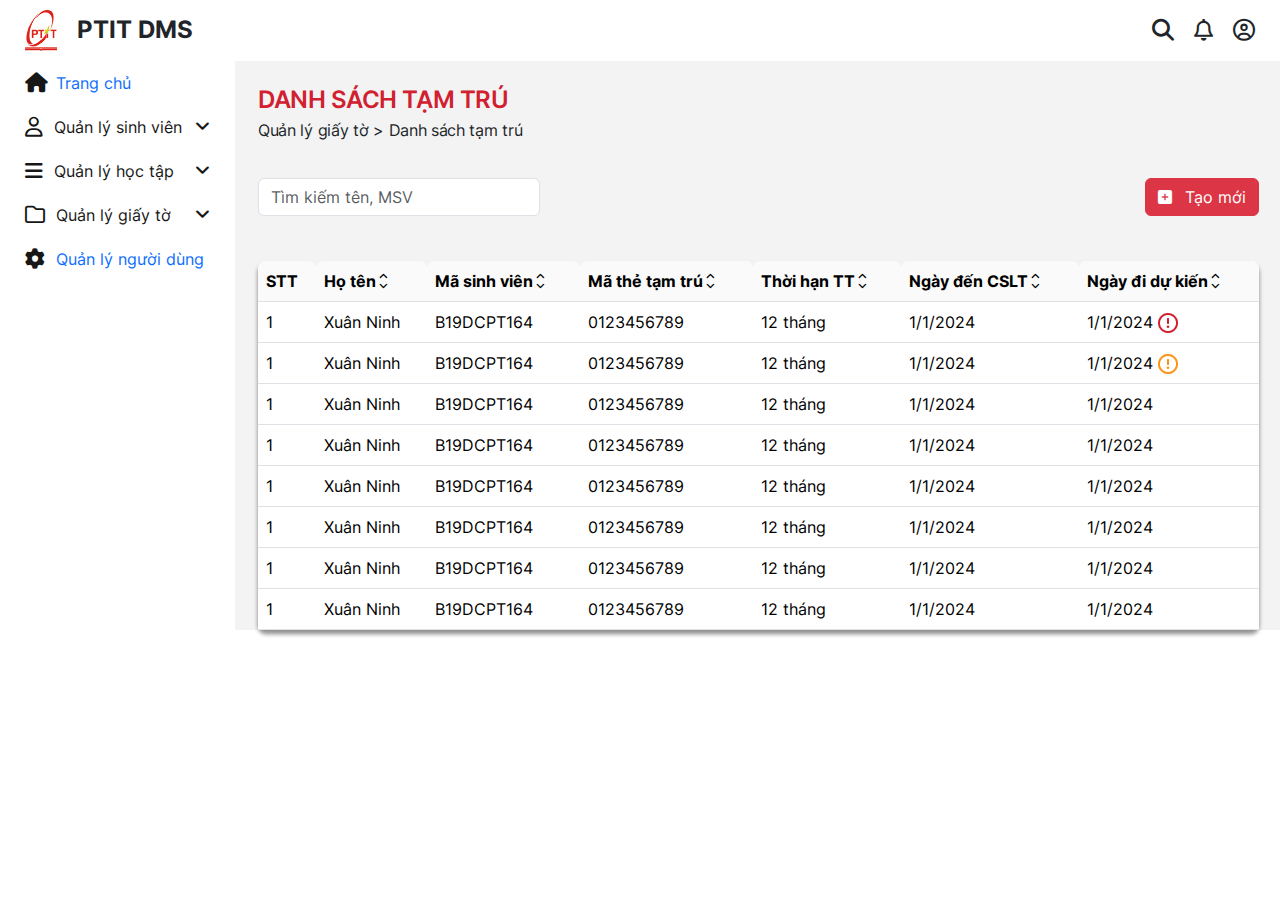
<file: listTemporaryResidence.html>
<!DOCTYPE html>
<html lang="en">

<head>
    <meta charset="utf-8">
    <meta name="viewport" content="width=device-width, initial-scale=1">
    <!-- Style CSS -->
    <link rel="stylesheet" href="./css/style.css">
    <link rel="stylesheet" href="./css/headerStyle.css">
    <link rel="stylesheet" href="./css/sidebarStyle.css">
    <!-- Bootstrap 5 CSS -->
    <link rel="stylesheet" href="https://cdnjs.cloudflare.com/ajax/libs/twitter-bootstrap/5.3.0/css/bootstrap.min.css">
    <!-- Data Table CSS -->
    <link rel='stylesheet' href='https://cdn.datatables.net/1.13.5/css/dataTables.bootstrap5.min.css'>
    <!-- Font Aweso class="btn-icon"me CSS -->
    <link rel="stylesheet" href="../assets/fontawesome-free-6.4.2-web/css/all.min.css">
</head>

<body>
    <div class="wrap">
        <div class="header-wrap">
            <div class="header">
                <div class="logo-wrap">
                    <img src="../assets/logo.jpg" class="logo-img" />
                    <span class="logo-name">PTIT DMS</span>
                </div>
                <div class="icon-list">
                    <div class="icon">
                        <i class="fa-solid fa-magnifying-glass search-icon"></i>
                    </div>
                    <div class="icon noti-icon">
                        <i class="fa-regular fa-bell "></i>
                    </div>
                    <div class="icon">
                        <i class="fa-regular fa-circle-user"></i>
                    </div>
                </div>
            </div>
        </div>

        <div class="row row-cols-auto" style="display: block;">
            <div class="col">
                <nav class="wrapper" id="nav">
                    <div class="nav-list">
                        <li class="nav-item" id="dashboard-wrap">
                            <div class="item-wrap">
                                <i class="fa-solid fa-house nav-icon"></i>
                                <a class="nav-item-name" id="home">
                                    Trang chủ
                                </a>
                            </div>
                        </li>
                        <li class="nav-item" id="student-title">
                            <div class="item-wrap">
                                <i class="fa-regular fa-user nav-icon"></i>
                                <div class="nav-item-name ">
                                    Quản lý sinh viên
                                </div>
                                <i class="fa-solid fa-angle-down icon-down" onclick="handleOpenSubmenu('student')"
                                    id="student-icon"></i>
                            </div>
                        </li>
                        <div class="nav-item-sub animate__animated animate__fadeInDown" id="student">
                            <div class="sub-item ">
                                <a class="sub-item-link" href="./listClasses.html">
                                    Danh sách lớp
                                </a>
                                
                            </div>


                            <div class="sub-item ">
                                <a class="sub-item-link" href="./listStudents.html">
                                    Danh sách sinh viên
                                </a>
                            </div>


                        </div>
                        <li class="nav-item" id="study-title">
                            <div class="item-wrap">
                                <i class="fa-solid fa-bars nav-icon"></i>
                                <div class="nav-item-name ">
                                    Quản lý học tập
                                </div>
                                <i class="fa-solid fa-angle-down icon-down" onclick="handleOpenSubmenu('study')"
                                    id="study-icon"></i>
                            </div>
                        </li>
                        <div class="nav-item-sub animate__animated animate__fadeInDown" id="study">
                            <div class="sub-item ">
                                <a class="sub-item-link" href="./listPoints.html">
                                    Điểm
                                </a>
                            </div>


                            <div class="sub-item ">
                                <a class="sub-item-link" href="./listScholarship.html">
                                    Học bổng
                                </a>
                            </div>
                            <div class="sub-item ">
                                <a class="sub-item-link" href="./listInternship.html">
                                    Thực tập
                                </a>
                            </div>


                        </div>
                        <li class="nav-item" id="document-title">
                            <div class="item-wrap">
                                <i class="fa-regular fa-folder nav-icon"></i>
                                <div class="nav-item-name" >
                                    Quản lý giấy tờ
                                </div>
                                <i class="fa-solid fa-angle-down icon-down" onclick="handleOpenSubmenu('document')"
                                    id="document-icon"></i>
                            </div>
                        </li>
                        <div class="nav-item-sub animate__animated animate__fadeInDown" id="document">
                            <div class="sub-item ">
                                <a class="sub-item-link" href="./listHealthInsurance.html">
                                    Bảo hiểm y tế
                                </a>
                            </div>


                            <div class="sub-item ">
                                <a class="sub-item-link" href="./listVisa.html">
                                    Hộ chiếu,visa
                                </a>
                            </div>
                            <div class="sub-item ">
                                <a class="sub-item-link" href="./listTemporaryResidence.html">
                                    Tạm trú
                                </a>
                            </div>
                            <div class="sub-item ">
                                <a class="sub-item-link" href="./listOrder.html">
                                    Đơn từ
                                </a>
                            </div>


                        </div>
                        <li class="nav-item">
                            <div class="item-wrap">
                                <i class="fa-solid fa-gear nav-icon"></i>
                                <a class="nav-item-name">
                                    Quản lý người dùng
                                </a>
                            </div>
                        </li>
                    </div>
                </nav>

            </div>
            <div class="col content">
                <header class="cd__intro">
                    <div class="text-header">DANH SÁCH TẠM TRÚ</div>
                    <p class="text-nav">Quản lý giấy tờ > Danh sách tạm trú</p>
                </header>
                <div class=" input align-items-center ">
                    <form class="block">
                        <div class="input-items input-large">
                            <input type="text" class=" form-control" placeholder="Tìm kiếm tên, MSV">
                        </div>


                        <button type="button" class="btn btn-danger btn-custom"> <i class="fa fa-plus-square"
                                aria-hidden="true" style="color: #ffffff;padding-right: 8px;"></i> Tạo
                            mới</button>

                </div>
                <div class="cd__main table">
                    <table id="example" class="table table-hover" style="width:100%">
                        <thead class="tableHeader">
                            <tr class="tableHeader">
                                <th>STT</th>
                                <th>
                                    <div class="title-component">
                                        <div class="title">Họ tên</div>
                                        <div class="btn-icon">
                                            <i class="fa fa-angle-up" aria-hidden="true"></i>
                                            <i class="fa fa-angle-down" aria-hidden="true"></i>
                                        </div>
                                    </div>

                                </th>
                                <th>
                                    <div class="title-component">
                                        <div class="title">Mã sinh viên</div>
                                        <div class="btn-icon">
                                            <i class="fa fa-angle-up" aria-hidden="true"></i>
                                            <i class="fa fa-angle-down" aria-hidden="true"></i>
                                        </div>
                                    </div>

                                </th>
                                <th>
                                    <div class="title-component">
                                        <div class="title">Mã thẻ tạm trú</div>
                                        <div class="btn-icon">
                                            <i class="fa fa-angle-up" aria-hidden="true"></i>
                                            <i class="fa fa-angle-down" aria-hidden="true"></i>
                                        </div>
                                    </div>

                                </th>
                                <th>
                                    <div class="title-component">
                                        <div class="title">Thời hạn TT </div>
                                        <div class="btn-icon">
                                            <i class="fa fa-angle-up" aria-hidden="true"></i>
                                            <i class="fa fa-angle-down" aria-hidden="true"></i>
                                        </div>
                                    </div>

                                </th>
                                <th>
                                    <div class="title-component">
                                        <div class="title">Ngày đến CSLT</div>
                                        <div class="btn-icon">
                                            <i class="fa fa-angle-up" aria-hidden="true"></i>
                                            <i class="fa fa-angle-down" aria-hidden="true"></i>
                                        </div>
                                    </div>
                                </th>
                                <th>
                                    <div class="title-component">
                                        <div class="title">Ngày đi dự kiến</div>
                                        <div class="btn-icon">
                                            <i class="fa fa-angle-up" aria-hidden="true"></i>
                                            <i class="fa fa-angle-down" aria-hidden="true"></i>
                                        </div>
                                    </div>
                                </th>
                            </tr>
                        </thead>
                        <tbody>
                            <tr>
                                <td>1</td>
                                <td>Xuân Ninh</td>
                                <td>B19DCPT164</td>
                                <td>0123456789</td>
                                <td>12 tháng</td>
                                <td>1/1/2024</td>
                                <td>1/1/2024 <img src="./assets/icon/liveDanger.png" alt=""></td>                               
                            </tr>
                            <tr>
                                <td>1</td>
                                <td>Xuân Ninh</td>
                                <td>B19DCPT164</td>
                                <td>0123456789</td>
                                <td>12 tháng</td>
                                <td>1/1/2024</td>
                                <td>1/1/2024 <img src="./assets/icon/liveWarning.png" alt=""></td>                               
                            </tr>
                            <tr>
                                <td>1</td>
                                <td>Xuân Ninh</td>
                                <td>B19DCPT164</td>
                                <td>0123456789</td>
                                <td>12 tháng</td>
                                <td>1/1/2024</td>
                                <td>1/1/2024</td>                               
                            </tr>
                            <tr>
                                <td>1</td>
                                <td>Xuân Ninh</td>
                                <td>B19DCPT164</td>
                                <td>0123456789</td>
                                <td>12 tháng</td>
                                <td>1/1/2024</td>
                                <td>1/1/2024</td>                               
                            </tr>
                            <tr>
                                <td>1</td>
                                <td>Xuân Ninh</td>
                                <td>B19DCPT164</td>
                                <td>0123456789</td>
                                <td>12 tháng</td>
                                <td>1/1/2024</td>
                                <td>1/1/2024</td>                               
                            </tr>
                            <tr>
                                <td>1</td>
                                <td>Xuân Ninh</td>
                                <td>B19DCPT164</td>
                                <td>0123456789</td>
                                <td>12 tháng</td>
                                <td>1/1/2024</td>
                                <td>1/1/2024</td>                               
                            </tr>
                            <tr>
                                <td>1</td>
                                <td>Xuân Ninh</td>
                                <td>B19DCPT164</td>
                                <td>0123456789</td>
                                <td>12 tháng</td>
                                <td>1/1/2024</td>
                                <td>1/1/2024</td>                               
                            </tr>
                            <tr>
                                <td>1</td>
                                <td>Xuân Ninh</td>
                                <td>B19DCPT164</td>
                                <td>0123456789</td>
                                <td>12 tháng</td>
                                <td>1/1/2024</td>
                                <td>1/1/2024 </td>                               
                            </tr>
                        </tbody>

                    </table>
                </div>
            </div>
        </div>



    </div>

</body>
<script>
    const handleOpenSubmenu = (name) => {
        console.log(name)
        document.getElementById(`${name}`).classList.toggle("menu-active");
        document.getElementById(`${name}-title`).classList.toggle("title-active")
        document.getElementById(`${name}-icon`).classList.toggle("icon-active")

    }
</script>

</html>
</file>
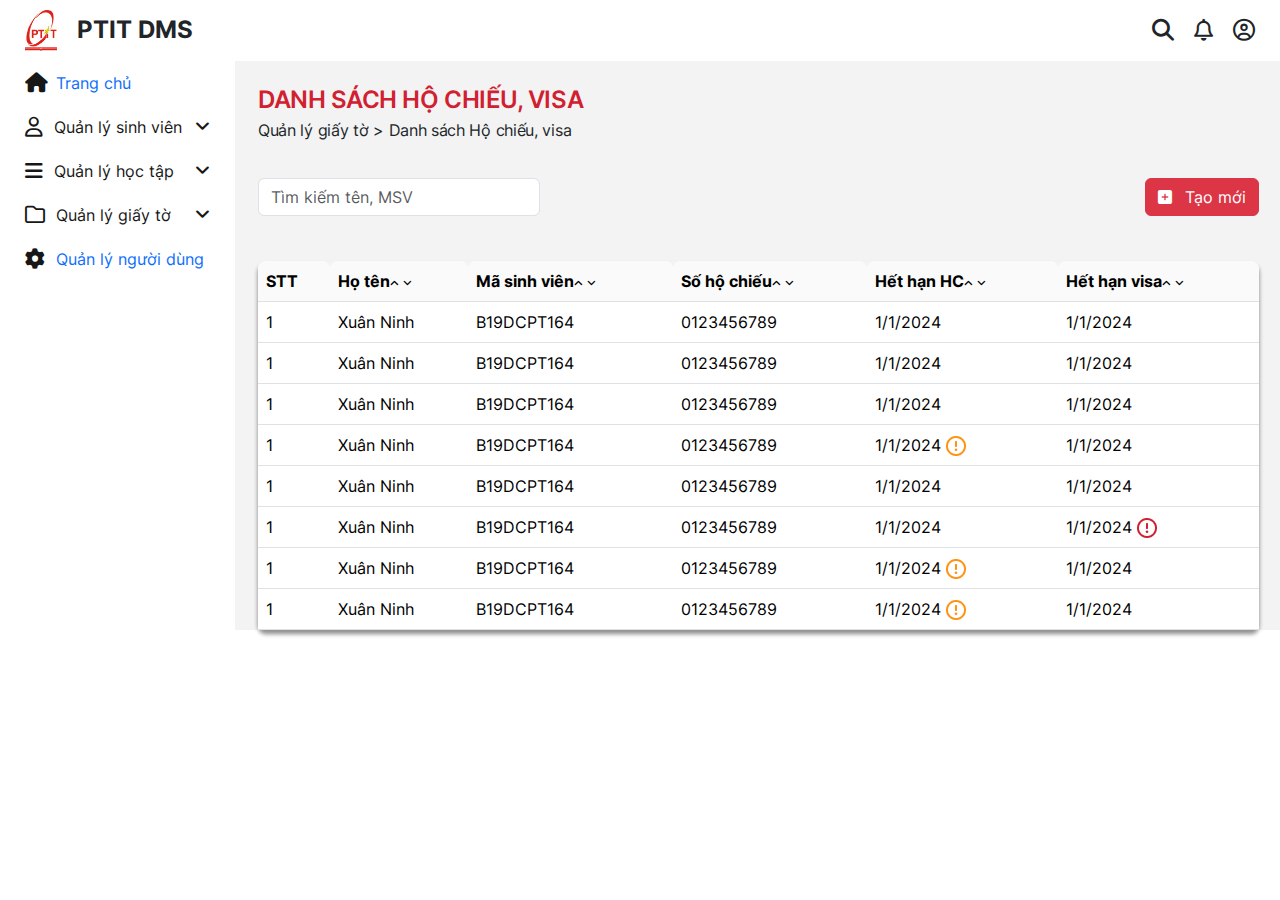
<file: listVisa.html>
<!DOCTYPE html>
<html lang="en">

<head>
    <meta charset="utf-8">
    <meta name="viewport" content="width=device-width, initial-scale=1">
    <!-- Style CSS -->
    <link rel="stylesheet" href="./css/style.css">
    <link rel="stylesheet" href="./css/headerStyle.css">
    <link rel="stylesheet" href="./css/sidebarStyle.css">
    <!-- Bootstrap 5 CSS -->
    <link rel="stylesheet" href="https://cdnjs.cloudflare.com/ajax/libs/twitter-bootstrap/5.3.0/css/bootstrap.min.css">
    <!-- Data Table CSS -->
    <link rel='stylesheet' href='https://cdn.datatables.net/1.13.5/css/dataTables.bootstrap5.min.css'>
    <!-- Font Awesome CSS -->
    <link rel="stylesheet" href="../assets/fontawesome-free-6.4.2-web/css/all.min.css">
</head>

<body>
    <div class="wrap">
        <div class="header-wrap">
            <div class="header">
                <div class="logo-wrap">
                    <img src="../assets/logo.jpg" class="logo-img" />
                    <span class="logo-name">PTIT DMS</span>
                </div>
                <div class="icon-list">
                    <div class="icon">
                        <i class="fa-solid fa-magnifying-glass search-icon"></i>
                    </div>
                    <div class="icon noti-icon">
                        <i class="fa-regular fa-bell "></i>
                    </div>
                    <div class="icon">
                        <i class="fa-regular fa-circle-user"></i>
                    </div>
                </div>
            </div>
        </div>

        <div class="row row-cols-auto" style="display: block;">
            <div class="col">
                <nav class="wrapper" id="nav">
                    <div class="nav-list">
                        <li class="nav-item" id="dashboard-wrap">
                            <div class="item-wrap">
                                <i class="fa-solid fa-house nav-icon"></i>
                                <a class="nav-item-name" id="home">
                                    Trang chủ
                                </a>
                            </div>
                        </li>

                        <li class="nav-item" id="student-title">
                            <div class="item-wrap">
                                <i class="fa-regular fa-user nav-icon"></i>
                                <div class="nav-item-name ">
                                    Quản lý sinh viên
                                </div>
                                <i class="fa-solid fa-angle-down icon-down" onclick="handleOpenSubmenu('student')"
                                    id="student-icon"></i>
                            </div>
                        </li>
                        <div class="nav-item-sub animate__animated animate__fadeInDown" id="student">
                            <div class="sub-item ">
                                <a class="sub-item-link">
                                    Danh sách lớp
                                </a>
                            </div>


                            <div class="sub-item ">
                                <a class="sub-item-link">
                                    Danh sách sinh viên
                                </a>
                            </div>


                        </div>
                        <li class="nav-item" id="study-title">
                            <div class="item-wrap">
                                <i class="fa-solid fa-bars nav-icon"></i>
                                <div class="nav-item-name ">
                                    Quản lý học tập
                                </div>
                                <i class="fa-solid fa-angle-down icon-down" onclick="handleOpenSubmenu('study')"
                                    id="study-icon"></i>
                            </div>
                        </li>
                        <div class="nav-item-sub animate__animated animate__fadeInDown" id="study">
                            <div class="sub-item ">
                                <a class="sub-item-link">
                                    Điểm
                                </a>
                            </div>


                            <div class="sub-item ">
                                <a class="sub-item-link">
                                    Học bổng
                                </a>
                            </div>
                            <div class="sub-item ">
                                <a class="sub-item-link">
                                    Thực tập
                                </a>
                            </div>


                        </div>
                        <li class="nav-item" id="document-title">
                            <div class="item-wrap">
                                <i class="fa-regular fa-folder nav-icon"></i>
                                <div class="nav-item-name">
                                    Quản lý giấy tờ
                                </div>
                                <i class="fa-solid fa-angle-down icon-down" onclick="handleOpenSubmenu('document')"
                                    id="document-icon"></i>
                            </div>
                        </li>
                        <div class="nav-item-sub animate__animated animate__fadeInDown" id="document">
                            <div class="sub-item ">
                                <a class="sub-item-link">
                                    Bảo hiểm y tế
                                </a>
                            </div>


                            <div class="sub-item ">
                                <a class="sub-item-link">
                                    Hộ chiếu,visa
                                </a>
                            </div>
                            <div class="sub-item ">
                                <a class="sub-item-link">
                                    Tạm trú
                                </a>
                            </div>
                            <div class="sub-item ">
                                <a class="sub-item-link">
                                    Đơn từ
                                </a>
                            </div>


                        </div>
                        <li class="nav-item">
                            <div class="item-wrap">
                                <i class="fa-solid fa-gear nav-icon"></i>
                                <a class="nav-item-name">
                                    Quản lý người dùng
                                </a>
                            </div>
                        </li>
                    </div>
                </nav>

            </div>
            <div class="col content">
                <header class="cd__intro">
                    <div class="text-header">DANH SÁCH HỘ CHIẾU, VISA</div>
                    <p class="text-nav">Quản lý giấy tờ > Danh sách Hộ chiếu, visa</p>
                </header>
                <div class=" input align-items-center ">
                    <form class="block">
                        <div class="input-items input-large">
                            <input type="text" class=" form-control" placeholder="Tìm kiếm tên, MSV">
                        </div>


                        <button type="button" class="btn btn-danger btn-custom"> <i class="fa fa-plus-square"
                                aria-hidden="true" style="color: #ffffff;padding-right: 8px;"></i> Tạo
                            mới</button>

                </div>
                <div class="cd__main table">
                    <table id="example" class="table table-hover" style="width:100%">
                        <thead class="tableHeader">
                            <tr class="tableHeader">
                                <th>STT</th>
                                <th>
                                    <div class="title-component">
                                        <div class="title">Họ tên</div>
                                        <div>
                                            <i class="fa fa-angle-up" aria-hidden="true"></i>
                                            <i class="fa fa-angle-down" aria-hidden="true"></i>
                                        </div>
                                    </div>

                                </th>
                                <th>
                                    <div class="title-component">
                                        <div class="title">Mã sinh viên</div>
                                        <div>
                                            <i class="fa fa-angle-up" aria-hidden="true"></i>
                                            <i class="fa fa-angle-down" aria-hidden="true"></i>
                                        </div>
                                    </div>

                                </th>
                                <th>
                                    <div class="title-component">
                                        <div class="title">Số hộ chiếu</div>
                                        <div>
                                            <i class="fa fa-angle-up" aria-hidden="true"></i>
                                            <i class="fa fa-angle-down" aria-hidden="true"></i>
                                        </div>
                                    </div>

                                </th>
                                <th>
                                    <div class="title-component">
                                        <div class="title">Hết hạn HC </div>
                                        <div>
                                            <i class="fa fa-angle-up" aria-hidden="true"></i>
                                            <i class="fa fa-angle-down" aria-hidden="true"></i>
                                        </div>
                                    </div>

                                </th>
                                <th>
                                    <div class="title-component">
                                        <div class="title">Hết hạn visa</div>
                                        <div>
                                            <i class="fa fa-angle-up" aria-hidden="true"></i>
                                            <i class="fa fa-angle-down" aria-hidden="true"></i>
                                        </div>
                                    </div>

                                </th>
                            </tr>
                        </thead>
                        <tbody>
                            <tr>
                                <td>1</td>
                                <td>Xuân Ninh</td>
                                <td>B19DCPT164</td>
                                <td>0123456789</td>
                                <td>1/1/2024</td>
                                <td>1/1/2024</td>                               
                            </tr>
                            <tr>
                                <td>1</td>
                                <td>Xuân Ninh</td>
                                <td>B19DCPT164</td>
                                <td>0123456789</td>
                                <td>1/1/2024</td>
                                <td>1/1/2024</td>                               
                            </tr>
                            <tr>
                                <td>1</td>
                                <td>Xuân Ninh</td>
                                <td>B19DCPT164</td>
                                <td>0123456789</td>
                                <td>1/1/2024</td>
                                <td>1/1/2024</td>                               
                            </tr>
                            <tr>
                                <td>1</td>
                                <td>Xuân Ninh</td>
                                <td>B19DCPT164</td>
                                <td>0123456789</td>
                                <td>1/1/2024 <img src="./assets/icon/liveWarning.png" alt=""></td>
                                <td>1/1/2024</td>                               
                            </tr>
                            <tr>
                                <td>1</td>
                                <td>Xuân Ninh</td>
                                <td>B19DCPT164</td>
                                <td>0123456789</td>
                                <td>1/1/2024</td>
                                <td>1/1/2024</td>                               
                            </tr>
                            <tr>
                                <td>1</td>
                                <td>Xuân Ninh</td>
                                <td>B19DCPT164</td>
                                <td>0123456789</td>
                                <td>1/1/2024</td>
                                <td>1/1/2024 <img src="./assets/icon/liveDanger.png" alt=""></td>                               
                            </tr>
                            <tr>
                                <td>1</td>
                                <td>Xuân Ninh</td>
                                <td>B19DCPT164</td>
                                <td>0123456789</td>
                                <td>1/1/2024 <img src="./assets/icon/liveWarning.png" alt=""></td>
                                <td>1/1/2024</td>                               
                            </tr>
                            <tr>
                                <td>1</td>
                                <td>Xuân Ninh</td>
                                <td>B19DCPT164</td>
                                <td>0123456789</td>
                                <td>1/1/2024 <img src="./assets/icon/liveWarning.png" alt=""></td>
                                <td>1/1/2024</td>                               
                            </tr>

                        </tbody>

                    </table>
                </div>
            </div>
        </div>



    </div>

</body>
<script>
    const handleOpenSubmenu = (name) => {
        console.log(name)
        document.getElementById(`${name}`).classList.toggle("menu-active");
        document.getElementById(`${name}-title`).classList.toggle("title-active")
        document.getElementById(`${name}-icon`).classList.toggle("icon-active")

    }
</script>

</html>
</file>
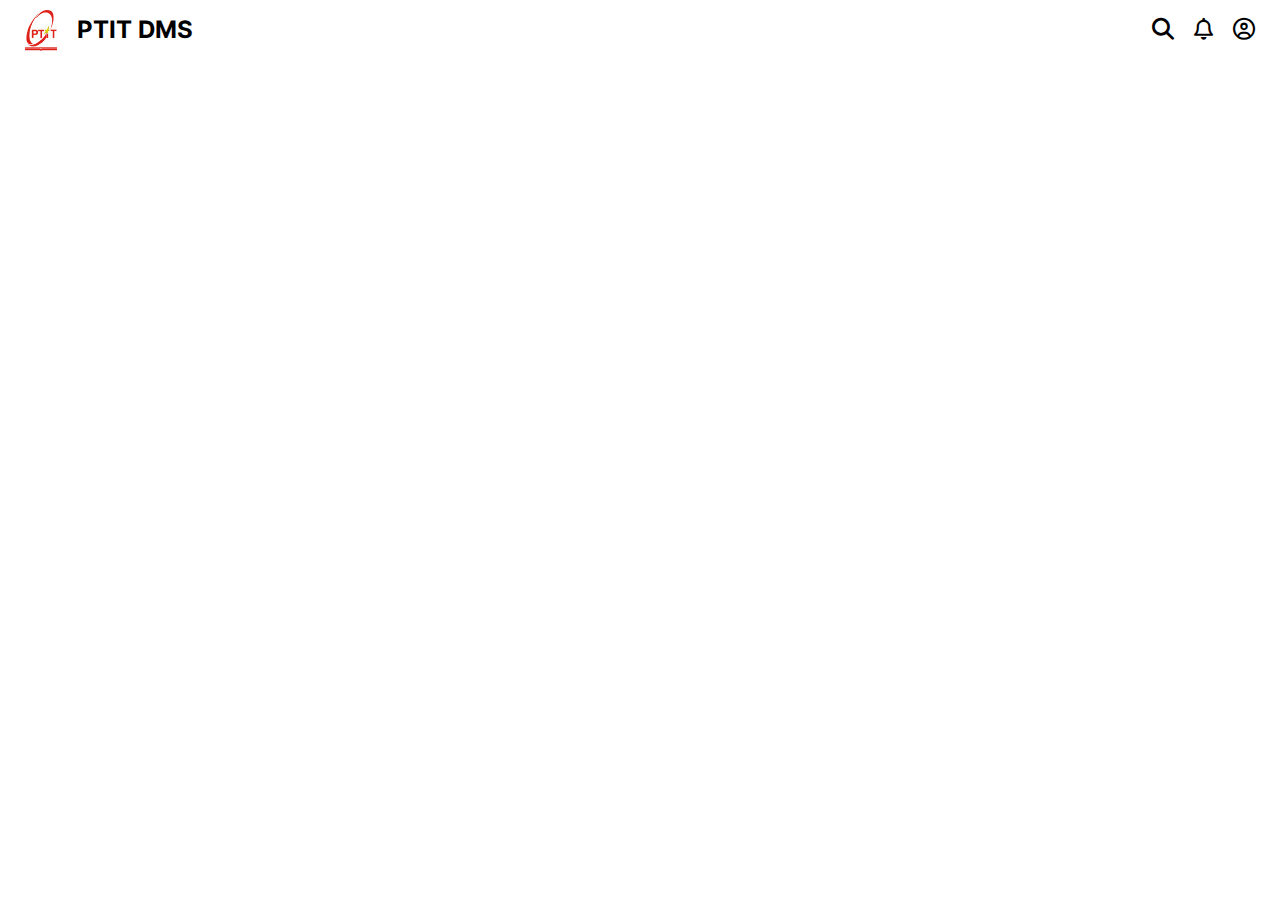
<file: header/header.html>
<!DOCTYPE html>
<html lang="en">
<head>
    <meta charset="UTF-8">
    <meta http-equiv="X-UA-Compatible" content="IE=edge">
    <meta name="viewport" content="width=device-width, initial-scale=1.0">
    <link rel="stylesheet" href="../assets/fontawesome-free-6.4.2-web/css/all.min.css">
    <link rel="stylesheet" type="text/css" href="../css/headerStyle.css">
    <title>Document</title>
</head>
<body>
    <div class="header-wrap">
        <div class="header">
        <div class="logo-wrap">
            <img src="../assets/logo.jpg" class="logo-img"/>
            <span class="logo-name">PTIT DMS</span>
        </div>
        <div class="icon-list">
            <div class="icon">
                <i class="fa-solid fa-magnifying-glass search-icon"></i>
            </div>
            <div class="icon noti-icon">
                <i class="fa-regular fa-bell "></i>
            </div>
            <div class="icon">
                <i class="fa-regular fa-circle-user"></i>
            </div>
        </div>
    </div>
    </div>
    
</body>
</html>
</file>
<file: css/loginStyle.css>
*{
    padding: 0;
    margin: 0;
}

.login{
    height: 100vh;
    display: flex;
    flex-direction: column;
}

.login-header{
    padding: 15px 40px;
    display: flex;
    align-items: center;
    border-bottom: 1px solid var(--maon, #D12030);
    background: var(--white, #FFF);
    flex: 1;
}

.logo{
    width: 54px;
    height: auto;
}

.site-name{
    margin-left: 36px;
}

.site{
    color: #000;
    font-family: Inter;
    font-size: 24px;
    font-weight: 700;
    line-height: 32px; /* 133.333% */
    letter-spacing: -0.456px;

}

.school {
    color: #000;
    font-family: Inter;
    font-size: 18px;
    font-weight: 500;
    line-height: 32px; /* 177.778% */
    letter-spacing: -0.342px;
}

.login-wrap{
    display: flex;
    justify-content: center;
    height: 50%;
    align-items: center;
    flex: 5;
    transform: translateY(50px);
}

.login-box{
    margin-left: auto;
    margin-right: auto;
    width: 426px;   
    border-radius: 10px;
    background: #F2F2F2;
    padding: 24px 0;
}

.login-title{
    text-align: center;
    margin-bottom: 28px;
    color: var(--maon, #D12030);
    font-family: Inter;
    font-size: 24px;
    font-weight: 700;
    line-height: 32px; /* 133.333% */
    letter-spacing: -0.456px;
}

.login-field{
    padding: 0 28px;
    margin-bottom: 15px;
}

.label{
    color: #000;
    font-family: Inter;
    font-size: 16px;
    font-style: normal;
    font-weight: 600;
    line-height: 100%; /* 16px */
    letter-spacing: -0.304px;
}

.input-field {
    margin-top: 10px;
    width: 370px;
    height: 48px;
    border-radius: 10px;
    border: none;
    background: var(--white, #FFF);
}

.remember-login{
    padding: 0 28px;

}

.remember{
    width: 16px;
    height: 16px;
    border: none;
    transform: translateY(2px);
}

.remember-text{
    margin-left: 6px;
    color: #000;
    font-family: Inter;
    font-size: 16px;
    font-style: normal;
    font-weight: 600;
    line-height: 32px; /* 200% */
    letter-spacing: -0.304px;
}

.btn-wrap{
    padding: 0 28px;
    margin-top: 20px;
}

.btn{
    width: 370px;
    height: 48px;
    border-radius: 10px;
    border: none;
    cursor: pointer;
    background: var(--maon, #D12030);
    color: var(--white, #FFF);
    font-family: Inter;
    font-size: 16px;
    font-style: normal;
    font-weight: 600;
    line-height: 32px; /* 200% */
    letter-spacing: -0.304px;
}

.forgot{
    margin-top: 10px;
    text-align: center;
    color: #000;
    font-family: Inter;
    font-size: 16px;
    font-style: normal;
    font-weight: 600;
    line-height: 32px; /* 200% */
    letter-spacing: -0.304px;
}

.login-footer{
    display: flex;
    position: relative;
    flex: 4;
}

.line{
    
    padding-top:20%;
    width: 23.861%;
    background-image: url("../assets/footer-1.jpg");
    background-repeat: no-repeat;
    background-position: bottom;
    background-size: contain;
}

.people{
    margin-left: -2px;
    margin-right: -2px;
    width: 76.139%;
    padding-top: 20%;
    background-image: url("../assets/footer-2.jpg");
    background-size: contain;
    background-repeat: no-repeat;
    background-position: bottom;
}

.language-box{
    position: absolute;
    padding: 6px 16px;
    display: flex;
    align-items: center;
    top: 180px;
    left: 56px;
    height: 48px;
    border-radius: 10px;
    background: #F2F2F2;
}

.language-text{
    color: #000;
    font-family: Inter;
    font-size: 18px;
    font-style: normal;
    font-weight: 700;
    line-height: 32px; /* 177.778% */
    letter-spacing: -0.342px;
}

.img-wrap{
    margin-left: 16px;
}

.language{
    width: 36px;
    height: auto;
    border-radius: 50%;
}




@font-face {
    font-family: Inter;
    src: url("../assets/Inter/Inter-VariableFont_slnt\,wght.ttf");
}
</file>
<file: css/style.css>
* {
}
.wrapper {
  /* margin-top: 5vh; */
}
.wrap {
  background-color: #f3f3f3;
}
.content {
  /* padding: 0 10px 0 0; */
  margin: 0 21px 0 258px;
  padding-top: 21px;
}
.dataTables_length {
  display: none;
}
.dataTables_filter {
  display: none;
}
.block {
  display: flex;
}
.input {
  position: relative;
  margin: 4vh 0 5vh 0;
}
.text-header {
  color: #d12030;
  font-size: 24px;
  font-style: normal;
  font-weight: 600;
  line-height: 150%; /* 36px */
  letter-spacing: -0.456px;
}
.text-nav {
  /* margin: 12px 0 0 0 ; */
  font-size: 16px;
  font-style: normal;
  font-weight: 400;
  line-height: 150%; /* 24px */
  letter-spacing: -0.304px;
}
.text-selected {
  color: #858383 !important;
}
.text-success {
  color: #1cb854;
}
.text-danger {
  color: #d12030;
}
.input-large {
  width: 282px;
}
.input-small {
  width: 170px;
}
.input-items {
  margin: 0 20px 0 0;
}
.title-component {
  display: flex;
  align-items: center;
}
.btn-icon{
  display: flex;
  flex-direction: column;
  margin: 0 0 0 3px;
}
.fa-angle-up,.fa-angle-down{
  font-size: 10px;
}
.tag {
  display: inline-block;
  font-size: 14px;
  text-align: center;
  padding-top: 4px;
  /* padding: 3px 20px; */
  width: 120px;
  height: 30px;
  border-radius: 5px;
  background: #d5f2d2;
  color: #1cb854;
  font-style: normal;
  font-weight: 400;
  line-height: 150%; /* 24px */
  letter-spacing: -0.304px;
}
.tag-warning {
  display: inline-block;
  /* padding: 3px 20px; */
  text-align: center;
  padding-top: 4px;
  width: 120px;
  height: 30px;
  border-radius: 5px;
  background: #f2ebd2;
  color: #ff9210;
  font-size: 14px;
  font-style: normal;
  font-weight: 400;
  line-height: 150%; /* 24px */
  letter-spacing: -0.304px;
}
.tag-danger {
  display: inline-block;
  text-align: center;
  padding-top: 4px;
  /* padding: 3px 10px; */
  width: 120px;
  height: 30px;
  border-radius: 5px;
  background: #f2d2d2;
  color: #d12030;
  font-size: 14px;
  font-style: normal;
  font-weight: 400;
  line-height: 150%; /* 24px */
  letter-spacing: -0.304px;
}
th,
tr {
  
  background-color: #fafafa !important;
  border-radius: 8px 8px 0px 0px !important;
  border: 1px solid #C1C0C0;
}
.table {
  border-radius: 8px;
  box-shadow: 0px 4px 4px 0px rgba(0, 0, 0, 0.25);
}
.btn-custom {
  position: absolute;
  right: 0;
}
</file>
<file: css/headerStyle.css>
*{
    margin: 0;
    padding: 0;
}

.header-wrap{
    width: 100%;
    position: sticky;
    top: 0;
    z-index: 100;
    background-color: #FFFFFF;
}

.header {
    display: flex;
    justify-content: space-between;
    margin: 0 25px;
    padding: 10px 0;
}

.logo-wrap{
    display: flex;
    align-items: center;
}

.logo-img{
    width: 32px;
    height: auto;
}

.logo-name{
    margin-left: 20px;
    font-size: 24px;
    font-weight: 700;
    font-family: inter;
    line-height: 32px;
}

.icon-list{
    display: flex;
    justify-content: space-between;
    align-items: center;
}

.icon {
    font-size: 22px;
    cursor: pointer;
}

.noti-icon{
    margin: 0 20px;
}






@font-face {
    font-family: inter;
    src: url('../assets/Inter/Inter-VariableFont_slnt\,wght.ttf');
}
</file>
<file: css/sidebarStyle.css>
*{
    font-family: inter;
    margin: 0;
    padding: 0;
}
.wrapper{
    width: 235px;
    position: fixed;
    z-index: 3;
    height: 100%;
    overflow: auto;
    transition: transform 0.5s;
    transform: translateX(0);
}

.wrapper::-webkit-scrollbar {
    display: none;
  }


.nav-list{
    min-height: 892px;
    background-color: #FFFFFF;
   
}

.nav-item {
    list-style: none;
    margin: 0 10px;
    border-radius: 8px;
    color: #171717;
    font-weight: 400;
    display: flex;
    justify-content: space-between;
    }
.nav-item:hover {
    background-color: #FEE7E7;
    cursor: pointer;
}

.nav-item-name, .sub-item-link {
    text-decoration: none;
    
}

.item-wrap{
    width: 100%;
    display: flex;
    align-items: center;
    padding: 10px 15px;
    cursor: pointer;
   
}


.nav-icon{
    max-width: 20px;
    font-size: 20px;
}

.icon-down{
    font-size: 17px;
    color: #171717 !important;
}

.nav-item-name{
    font-size: 16px;
    
    margin-left: 11px;
    height: 100%;
    width: 100%;
}

.nav-item-sub {
    display: none;
    z-index: -1;
  
}

.nav-item-sub li{
    padding: 0 !important;
    
}


.sub-item{
    cursor: pointer;
    margin: 0 10px;
    padding: 10px 0;
}



.sub-item-link{
    font-size: 16px;
    font-weight: 400;
    margin-left: 46px;
}

.sub-item-link:hover{
    font-weight: 600;
    color: #D12030;

}
.nav-btn-wrap{
    display: none;
}



.title-active{
    color: #D12030;
    font-weight: 600 !important;
    background-color: #FEE7E7;
    
}

.menu-active{
    display: block !important;
    
}

.icon-active{
    transition: ease 0.5s;
    transform: rotate(-180deg);
}



@font-face {
    font-family: inter;
    src: url('../assets/Inter/Inter-VariableFont_slnt\,wght.ttf');
}

.animate__animated {
    -webkit-animation-duration: 1s;
    animation-duration: 1s;
    -webkit-animation-duration: 0.5s;
    animation-duration: 0.5s;
    -webkit-animation-fill-mode: both;
    animation-fill-mode: both;
}

@-webkit-keyframes fadeInDown {
    from {
      opacity: 0;
      -webkit-transform: translate3d(0, -20%, 0);
      transform: translate3d(0, -20%, 0);
    }
  
    to {
      opacity: 1;
      -webkit-transform: translate3d(0, 0, 0);
      transform: translate3d(0, 0, 0);
    }
  }
  @keyframes fadeInDown {
    from {
      opacity: 0;
      -webkit-transform: translate3d(0, -20%, 0);
      transform: translate3d(0, -20%, 0);
    }
  
    to {
      opacity: 1;
      -webkit-transform: translate3d(0, 0, 0);
      transform: translate3d(0, 0, 0);
    }
  }
  .animate__fadeInDown {
    -webkit-animation-name: fadeInDown;
    animation-name: fadeInDown;
  }
</file>
